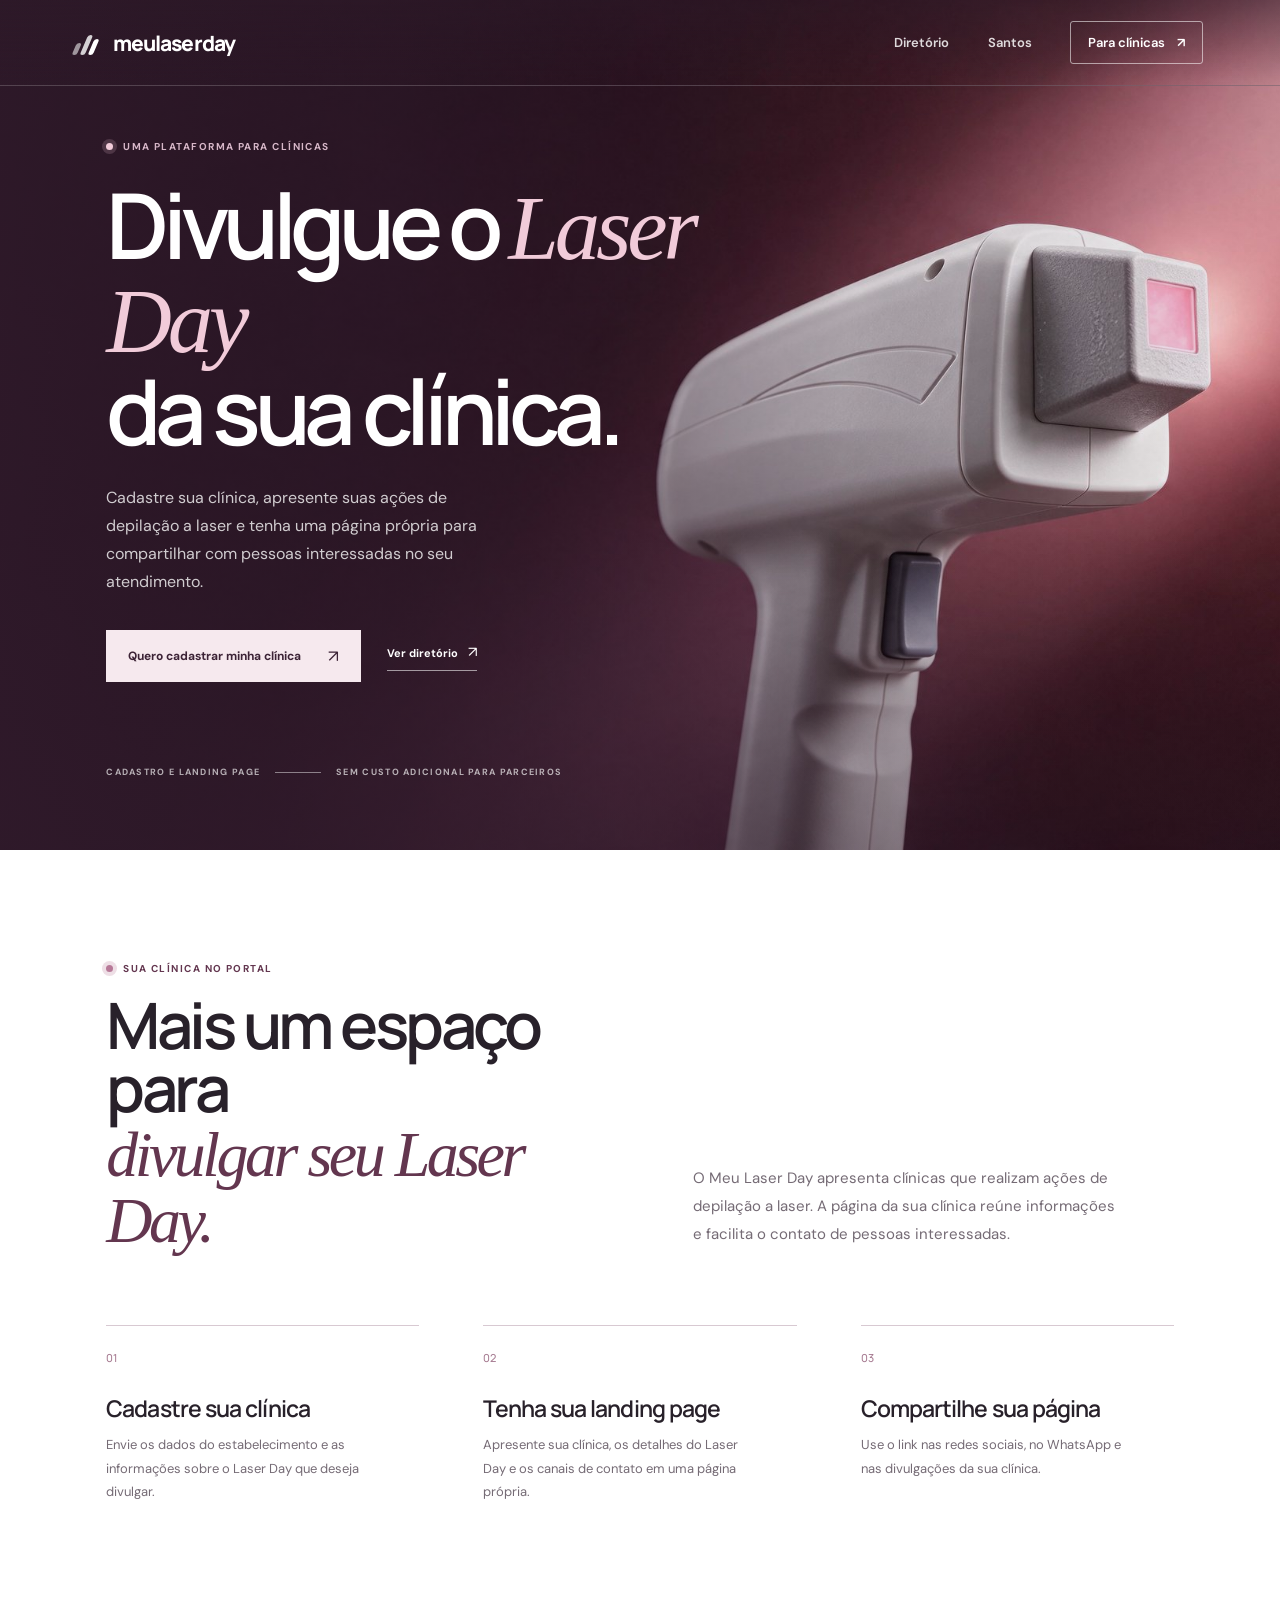
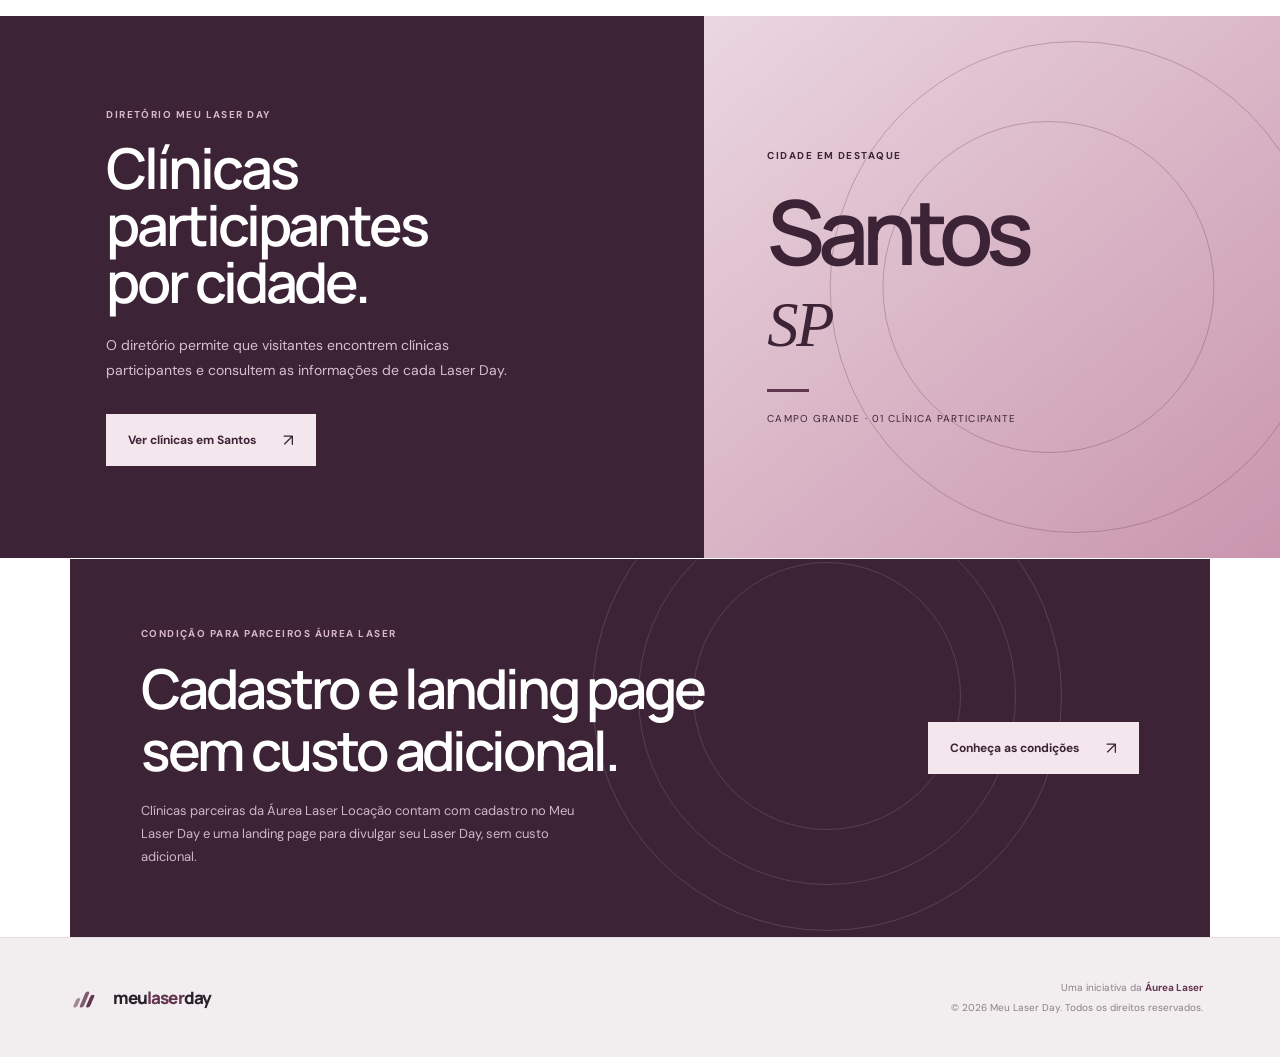
<file: index.html>
<!doctype html>
<html lang="pt-BR">
<head>
  <meta charset="utf-8">
  <meta name="viewport" content="width=device-width, initial-scale=1">
  <title>Meu Laser Day | Divulgação para clínicas de depilação a laser</title>
  <meta name="description" content="Divulgue o Laser Day da sua clínica no Meu Laser Day. Tenha uma página para apresentar sua clínica e receber contatos de pessoas interessadas.">
  <meta name="theme-color" content="#3c2336">
  <link rel="canonical" href="https://meulaserday.com.br/">
  <link rel="icon" href="/favicon.svg" type="image/svg+xml">
  <link rel="preconnect" href="https://fonts.googleapis.com">
  <link rel="preconnect" href="https://fonts.gstatic.com" crossorigin>
  <link href="https://fonts.googleapis.com/css2?family=DM+Sans:wght@400;500;600;700&family=Manrope:wght@400;500;600;700;800&display=swap" rel="stylesheet">
  <link rel="stylesheet" href="/assets/css/style.css?v=20261118-compact">
  <meta property="og:type" content="website">
  <meta property="og:locale" content="pt_BR">
  <meta property="og:site_name" content="Meu Laser Day">
  <meta property="og:title" content="Meu Laser Day | Divulgação para clínicas de depilação a laser">
  <meta property="og:description" content="Cadastre sua clínica, divulgue seu Laser Day e tenha uma página própria para apresentar seu atendimento.">
  <meta property="og:url" content="https://meulaserday.com.br/">
  <script type="application/ld+json">
  {
    "@context": "https://schema.org",
    "@type": "WebSite",
    "name": "Meu Laser Day",
    "url": "https://meulaserday.com.br/",
    "inLanguage": "pt-BR",
    "description": "Plataforma de divulgação de Laser Day para clínicas de depilação a laser."
  }
  </script>
</head>
<body class="home-page">
  <header class="site-header site-header-home">
    <a class="brand brand-light" href="/" aria-label="Meu Laser Day - início">
      <span class="brand-mark" aria-hidden="true"><span></span><span></span><span></span></span>
      <span>meu<span class="brand-accent">laser</span>day</span>
    </a>
    <nav class="main-nav" aria-label="Navegação principal">
      <a href="/clinicas/">Diretório</a>
      <a href="/laser-day-em-santos/">Santos</a>
      <a class="nav-cta" href="/para-clinicas/">Para clínicas <span aria-hidden="true">↗</span></a>
    </nav>
    <button class="menu-toggle menu-toggle-light" type="button" aria-label="Abrir menu" aria-expanded="false">
      <span></span><span></span>
    </button>
  </header>

  <main>
    <section class="home-hero">
      <div class="home-hero-shade" aria-hidden="true"></div>
      <div class="home-hero-content">
        <p class="eyebrow eyebrow-light"><span class="eyebrow-dot eyebrow-dot-light"></span> Uma plataforma para clínicas</p>
        <h1>Divulgue o <em>Laser Day</em><br>da sua clínica.</h1>
        <p class="home-hero-intro">Cadastre sua clínica, apresente suas ações de depilação a laser e tenha uma página própria para compartilhar com pessoas interessadas no seu atendimento.</p>
        <div class="home-hero-actions">
          <a class="button button-light" href="/para-clinicas/">Quero cadastrar minha clínica <span aria-hidden="true">↗</span></a>
          <a class="home-text-link" href="/clinicas/">Ver diretório <span aria-hidden="true">↗</span></a>
        </div>
      </div>
      <div class="home-hero-footer" aria-label="Informações rápidas">
        <span>Cadastro e landing page</span>
        <span class="hero-footer-line" aria-hidden="true"></span>
        <span>Sem custo adicional para parceiros</span>
      </div>
    </section>

    <section class="home-intro section-wrap">
      <div class="home-intro-heading">
        <p class="eyebrow"><span class="eyebrow-dot"></span> Sua clínica no portal</p>
        <h2>Mais um espaço para<br><em>divulgar seu Laser Day.</em></h2>
      </div>
      <p class="home-intro-copy">O Meu Laser Day apresenta clínicas que realizam ações de depilação a laser. A página da sua clínica reúne informações e facilita o contato de pessoas interessadas.</p>
    </section>

    <section class="home-benefits" aria-label="Como o Meu Laser Day ajuda">
      <article class="home-benefit">
        <span class="home-benefit-index">01</span>
        <h3>Cadastre sua clínica</h3>
        <p>Envie os dados do estabelecimento e as informações sobre o Laser Day que deseja divulgar.</p>
      </article>
      <article class="home-benefit">
        <span class="home-benefit-index">02</span>
        <h3>Tenha sua landing page</h3>
        <p>Apresente sua clínica, os detalhes do Laser Day e os canais de contato em uma página própria.</p>
      </article>
      <article class="home-benefit">
        <span class="home-benefit-index">03</span>
        <h3>Compartilhe sua página</h3>
        <p>Use o link nas redes sociais, no WhatsApp e nas divulgações da sua clínica.</p>
      </article>
    </section>

    <section class="home-directory">
      <div class="home-directory-copy">
        <p class="eyebrow eyebrow-light">Diretório Meu Laser Day</p>
        <h2>Clínicas participantes<br>por cidade.</h2>
        <p>O diretório permite que visitantes encontrem clínicas participantes e consultem as informações de cada Laser Day.</p>
        <a class="button button-light" href="/laser-day-em-santos/">Ver clínicas em Santos <span aria-hidden="true">↗</span></a>
      </div>
      <div class="home-city-card">
        <span class="home-city-kicker">Cidade em destaque</span>
        <strong>Santos<br><em>SP</em></strong>
        <span class="home-city-card-line" aria-hidden="true"></span>
        <span class="home-city-card-note">Campo Grande · 01 clínica participante</span>
      </div>
    </section>

    <section class="partner-band">
      <div class="partner-band-inner">
        <div>
          <p class="eyebrow eyebrow-light">Condição para parceiros Áurea Laser</p>
          <h2>Cadastro e landing page<br>sem custo adicional.</h2>
          <p>Clínicas parceiras da Áurea Laser Locação contam com cadastro no Meu Laser Day e uma landing page para divulgar seu Laser Day, sem custo adicional.</p>
        </div>
        <a class="button button-light" href="/para-clinicas/">Conheça as condições <span aria-hidden="true">↗</span></a>
        <span class="band-orbit" aria-hidden="true"></span>
      </div>
    </section>
  </main>

  <footer class="site-footer">
    <a class="brand brand-footer" href="/">
      <span class="brand-mark" aria-hidden="true"><span></span><span></span><span></span></span>
      <span>meu<span class="brand-accent">laser</span>day</span>
    </a>
    <div class="footer-note">
      <span>Uma iniciativa da <a href="https://aurealaser.com.br/" target="_blank" rel="noopener noreferrer">Áurea Laser</a></span>
      <span>© <span data-year></span> Meu Laser Day. Todos os direitos reservados.</span>
    </div>
  </footer>
  <script src="/assets/js/main.js" defer></script>
</body>
</html>
</file>
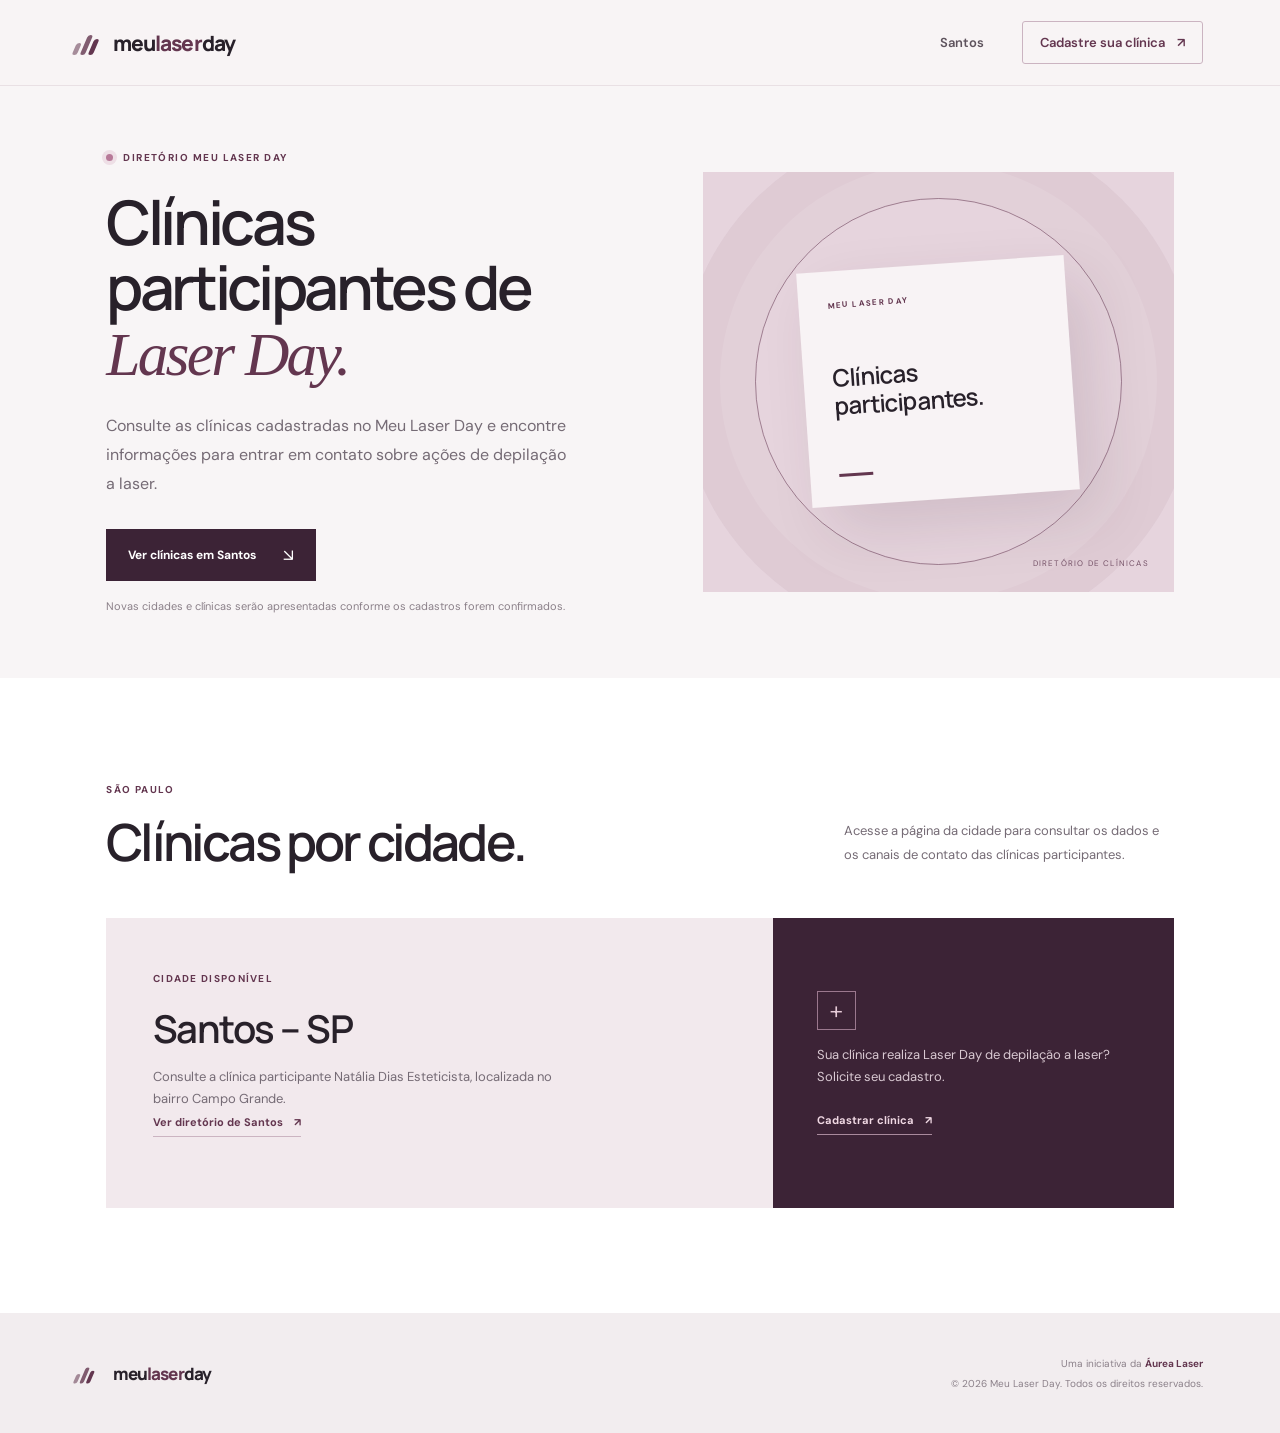
<file: clinicas/index.html>
<!doctype html>
<html lang="pt-BR">
<head>
  <meta charset="utf-8">
  <meta name="viewport" content="width=device-width, initial-scale=1">
  <title>Diretório de clínicas com Laser Day | Meu Laser Day</title>
  <meta name="description" content="Encontre clínicas participantes do Meu Laser Day. Consulte o diretório de clínicas que realizam ações de depilação a laser.">
  <meta name="theme-color" content="#f8f5f6">
  <link rel="canonical" href="https://meulaserday.com.br/clinicas/">
  <link rel="icon" href="/favicon.svg" type="image/svg+xml">
  <link rel="preconnect" href="https://fonts.googleapis.com">
  <link rel="preconnect" href="https://fonts.gstatic.com" crossorigin>
  <link href="https://fonts.googleapis.com/css2?family=DM+Sans:wght@400;500;600;700&family=Manrope:wght@400;500;600;700;800&display=swap" rel="stylesheet">
  <link rel="stylesheet" href="/assets/css/style.css?v=20261118-compact">
  <meta property="og:type" content="website">
  <meta property="og:locale" content="pt_BR">
  <meta property="og:site_name" content="Meu Laser Day">
  <meta property="og:title" content="Diretório de clínicas com Laser Day | Meu Laser Day">
  <meta property="og:description" content="Consulte clínicas participantes do Laser Day de depilação a laser.">
  <meta property="og:url" content="https://meulaserday.com.br/clinicas/">
</head>
<body>
  <header class="site-header">
    <a class="brand" href="/" aria-label="Meu Laser Day - início"><span class="brand-mark" aria-hidden="true"><span></span><span></span><span></span></span><span>meu<span class="brand-accent">laser</span>day</span></a>
    <nav class="main-nav" aria-label="Navegação principal">
      <a href="/laser-day-em-santos/">Santos</a>
      <a class="nav-cta" href="/para-clinicas/">Cadastre sua clínica <span aria-hidden="true">↗</span></a>
    </nav>
    <button class="menu-toggle" type="button" aria-label="Abrir menu" aria-expanded="false"><span></span><span></span></button>
  </header>
  <main>
    <section class="clinic-hero">
      <div class="clinic-copy">
        <p class="eyebrow"><span class="eyebrow-dot"></span> Diretório Meu Laser Day</p>
        <h1>Clínicas participantes de <em>Laser Day.</em></h1>
        <p class="hero-intro">Consulte as clínicas cadastradas no Meu Laser Day e encontre informações para entrar em contato sobre ações de depilação a laser.</p>
        <a class="button button-dark" href="/laser-day-em-santos/">Ver clínicas em Santos <span aria-hidden="true">↘</span></a>
        <p class="hero-note">Novas cidades e clínicas serão apresentadas conforme os cadastros forem confirmados.</p>
      </div>
      <div class="clinic-art" aria-hidden="true">
        <div class="clinic-ring"></div>
        <div class="clinic-card"><span>MEU LASER DAY</span><strong>Clínicas<br>participantes.</strong><i></i></div>
        <span class="clinic-art-note">DIRETÓRIO DE CLÍNICAS</span>
      </div>
    </section>
    <section class="section-wrap clinic-content">
      <div class="section-heading">
        <div><p class="eyebrow">São Paulo</p><h2>Clínicas por cidade.</h2></div>
        <p class="section-aside">Acesse a página da cidade para consultar os dados e os canais de contato das clínicas participantes.</p>
      </div>
      <div class="city-panel">
        <div class="city-panel-main">
          <span class="city-kicker">Cidade disponível</span>
          <h3>Santos – SP</h3>
          <p>Consulte a clínica participante Natália Dias Esteticista, localizada no bairro Campo Grande.</p>
          <a class="text-link" style="color:var(--plum);border-color:#cbb4c1" href="/laser-day-em-santos/">Ver diretório de Santos <span aria-hidden="true">↗</span></a>
        </div>
        <div class="city-panel-side">
          <div class="city-symbol" aria-hidden="true">+</div>
          <p>Sua clínica realiza Laser Day de depilação a laser? Solicite seu cadastro.</p>
          <a href="/para-clinicas/" class="text-link">Cadastrar clínica <span aria-hidden="true">↗</span></a>
        </div>
      </div>
    </section>
  </main>
  <footer class="site-footer">
    <a class="brand brand-footer" href="/"><span class="brand-mark" aria-hidden="true"><span></span><span></span><span></span></span><span>meu<span class="brand-accent">laser</span>day</span></a>
    <div class="footer-note"><span>Uma iniciativa da <a href="https://aurealaser.com.br/" target="_blank" rel="noopener noreferrer">Áurea Laser</a></span><span>© <span data-year></span> Meu Laser Day. Todos os direitos reservados.</span></div>
  </footer>
  <script src="/assets/js/main.js" defer></script>
</body>
</html>
</file>
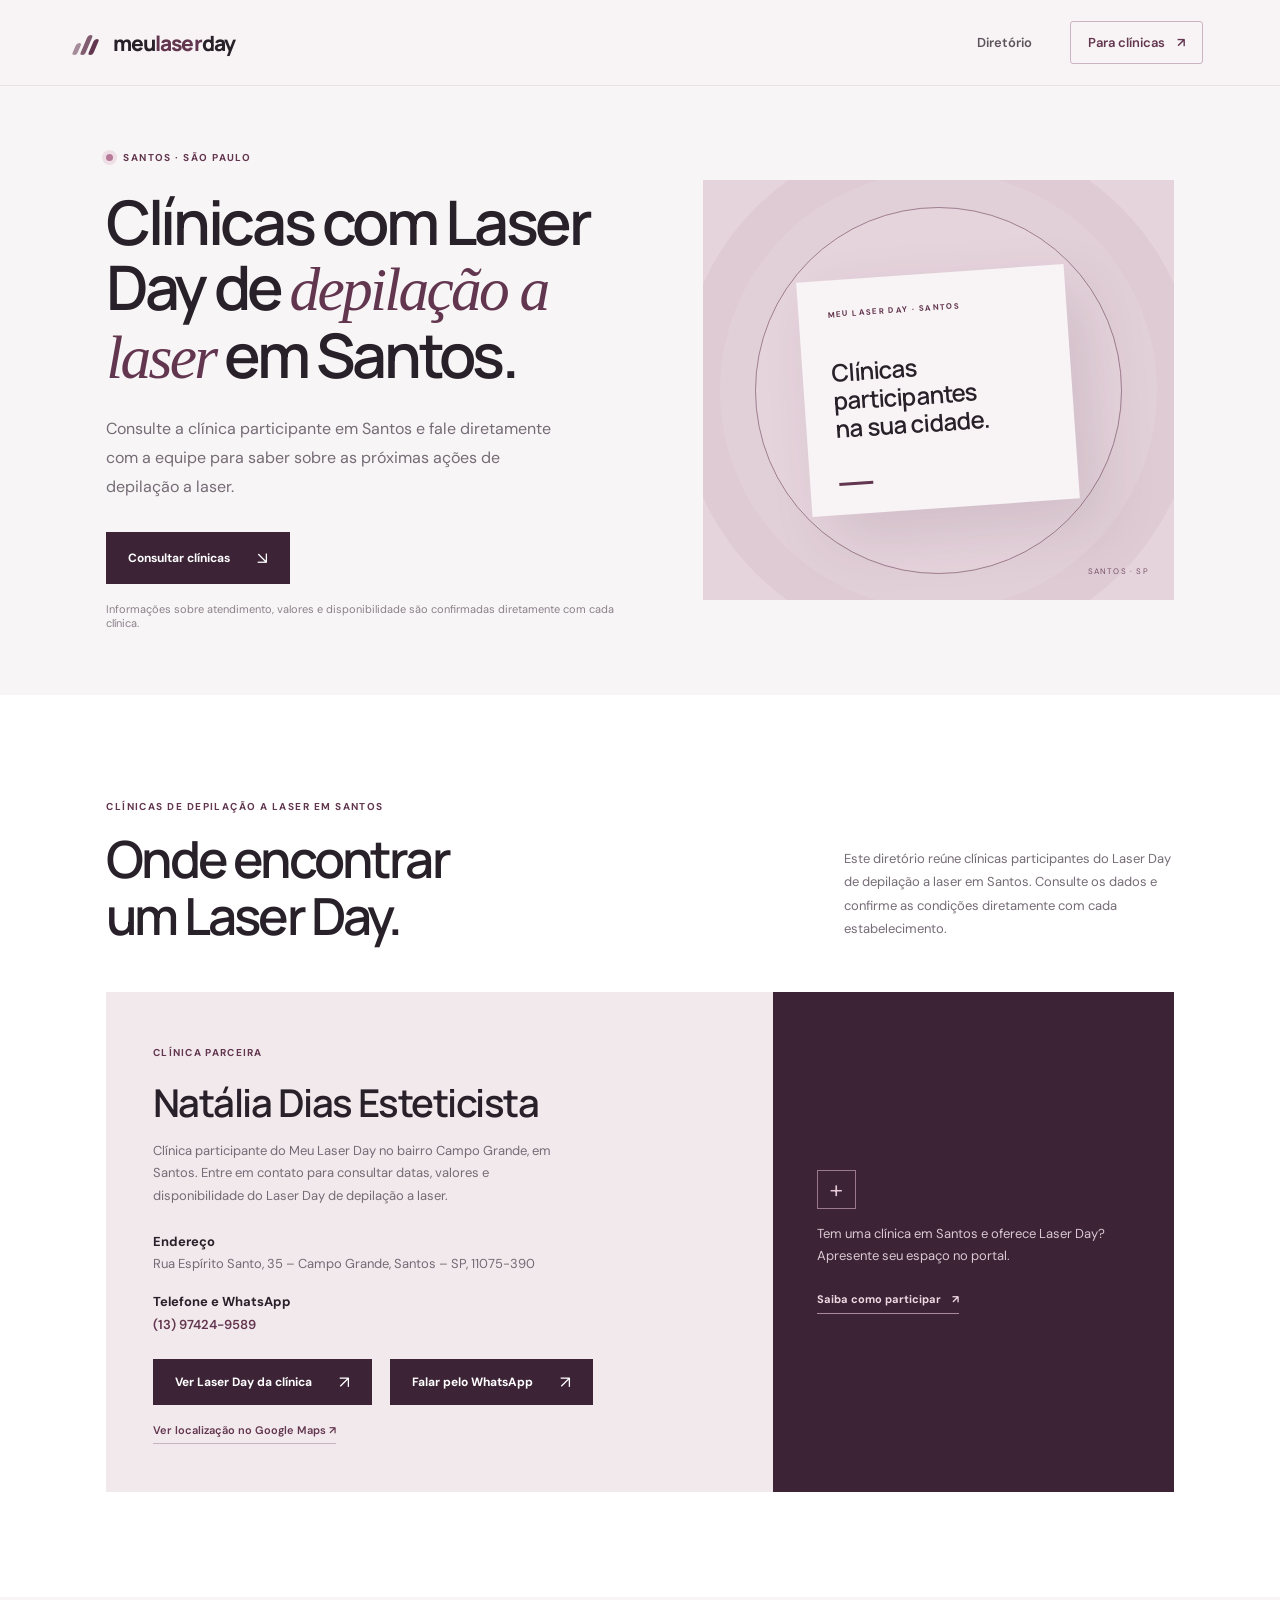
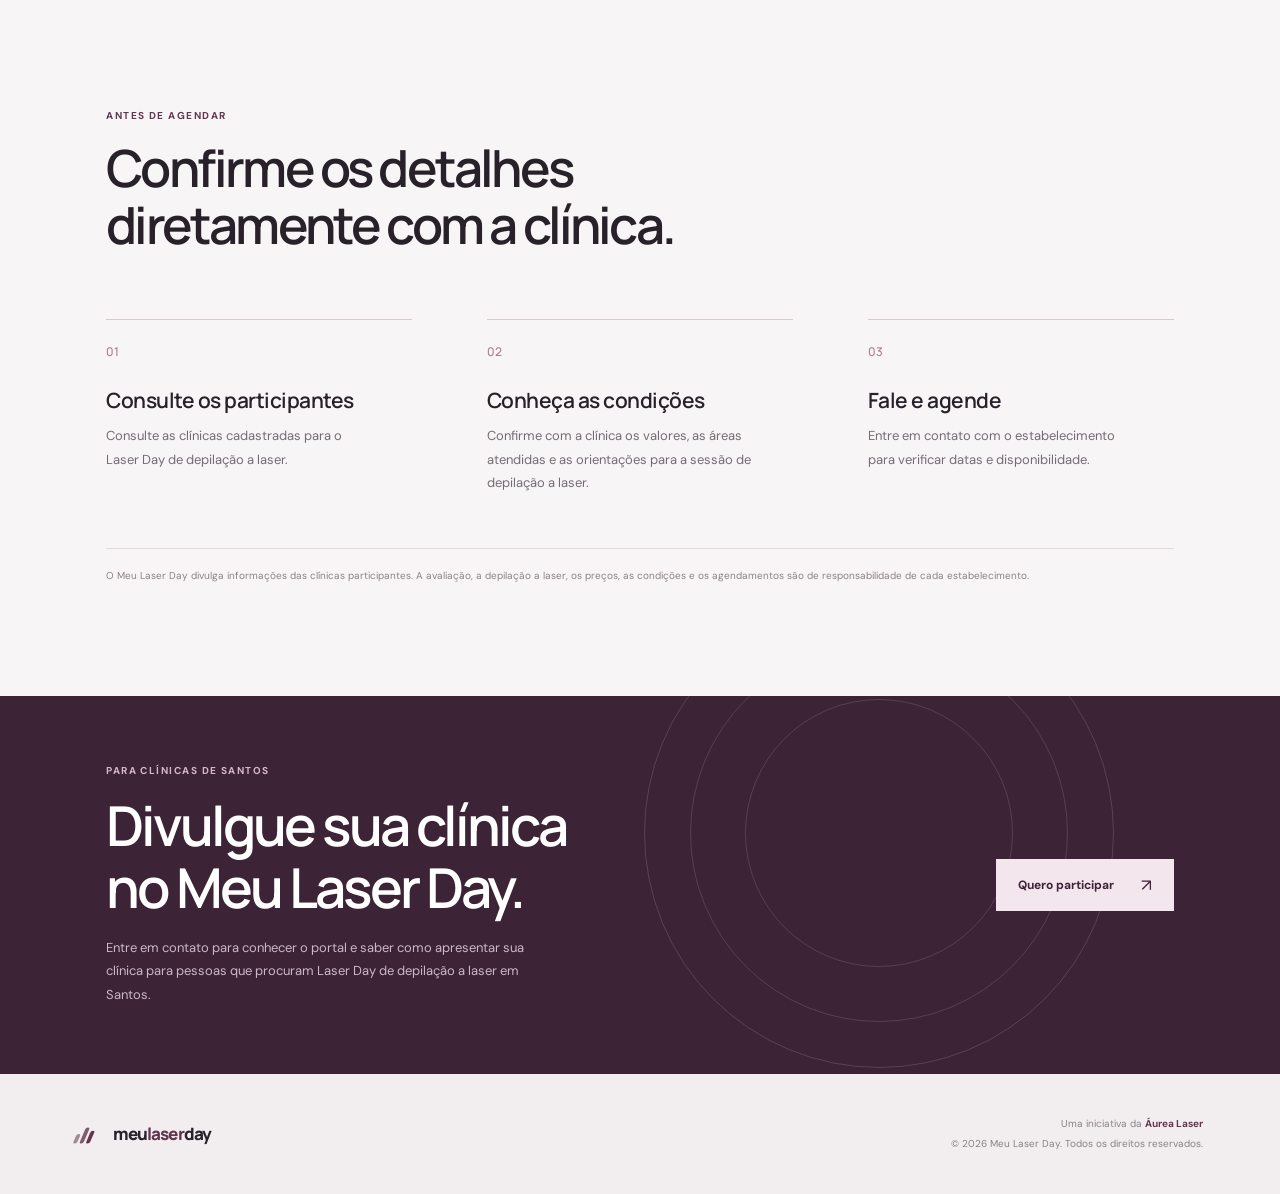
<file: laser-day-em-santos/index.html>
<!doctype html>
<html lang="pt-BR">
<head>
  <meta charset="utf-8">
  <meta name="viewport" content="width=device-width, initial-scale=1">
  <title>Depilação a laser em Santos | Clínicas com Laser Day | Meu Laser Day</title>
  <meta name="description" content="Consulte clínicas participantes do Laser Day de depilação a laser em Santos, SP. Veja os contatos e fale diretamente com o estabelecimento.">
  <meta name="theme-color" content="#f8f5f6">
  <link rel="canonical" href="https://meulaserday.com.br/laser-day-em-santos/">
  <link rel="icon" href="/favicon.svg" type="image/svg+xml">
  <link rel="preconnect" href="https://fonts.googleapis.com">
  <link rel="preconnect" href="https://fonts.gstatic.com" crossorigin>
  <link href="https://fonts.googleapis.com/css2?family=DM+Sans:wght@400;500;600;700&family=Manrope:wght@400;500;600;700;800&display=swap" rel="stylesheet">
  <link rel="stylesheet" href="/assets/css/style.css?v=20261118-compact">
  <meta property="og:type" content="website">
  <meta property="og:locale" content="pt_BR">
  <meta property="og:site_name" content="Meu Laser Day">
  <meta property="og:title" content="Laser Day em Santos | Meu Laser Day">
  <meta property="og:description" content="Clínicas participantes do Laser Day de depilação a laser em Santos.">
  <meta property="og:url" content="https://meulaserday.com.br/laser-day-em-santos/">
</head>
<body>
  <header class="site-header">
    <a class="brand" href="/" aria-label="Meu Laser Day - início">
      <span class="brand-mark" aria-hidden="true"><span></span><span></span><span></span></span>
      <span>meu<span class="brand-accent">laser</span>day</span>
    </a>
    <nav class="main-nav" aria-label="Navegação principal">
      <a href="/clinicas/" aria-current="page">Diretório</a>
      <a class="nav-cta" href="/para-clinicas/">Para clínicas <span aria-hidden="true">↗</span></a>
    </nav>
    <button class="menu-toggle" type="button" aria-label="Abrir menu" aria-expanded="false">
      <span></span><span></span>
    </button>
  </header>

  <main>
    <section class="clinic-hero">
      <div class="clinic-copy">
        <p class="eyebrow"><span class="eyebrow-dot"></span> Santos · São Paulo</p>
        <h1>Clínicas com Laser Day de <em>depilação a laser</em> em Santos.</h1>
        <p class="hero-intro">Consulte a clínica participante em Santos e fale diretamente com a equipe para saber sobre as próximas ações de depilação a laser.</p>
        <a class="button button-dark" href="#clinicas">Consultar clínicas <span aria-hidden="true">↘</span></a>
        <p class="hero-note">Informações sobre atendimento, valores e disponibilidade são confirmadas diretamente com cada clínica.</p>
      </div>
      <div class="clinic-art" aria-label="Identificação da página de Laser Day em Santos">
        <div class="clinic-ring"></div>
        <div class="clinic-card">
          <span>MEU LASER DAY · SANTOS</span>
          <strong>Clínicas participantes<br>na sua cidade.</strong>
          <i></i>
        </div>
        <span class="clinic-art-note">SANTOS · SP</span>
      </div>
    </section>

    <section class="section-wrap clinic-content" id="clinicas">
      <div class="section-heading">
        <div>
          <p class="eyebrow">Clínicas de depilação a laser em Santos</p>
          <h2>Onde encontrar<br>um Laser Day.</h2>
        </div>
        <p class="section-aside">Este diretório reúne clínicas participantes do Laser Day de depilação a laser em Santos. Consulte os dados e confirme as condições diretamente com cada estabelecimento.</p>
      </div>
      <div class="city-panel">
        <div class="city-panel-main">
          <span class="city-kicker">Clínica parceira</span>
          <h3>Natália Dias Esteticista</h3>
          <p>Clínica participante do Meu Laser Day no bairro Campo Grande, em Santos. Entre em contato para consultar datas, valores e disponibilidade do Laser Day de depilação a laser.</p>
          <div class="clinic-listing-details">
            <p><strong>Endereço</strong><br>Rua Espírito Santo, 35 – Campo Grande, Santos – SP, 11075-390</p>
            <p><strong>Telefone e WhatsApp</strong><br><a href="tel:+5513974249589">(13) 97424-9589</a></p>
            <div class="clinic-listing-actions">
              <a class="button button-dark" href="/laser-day-em-santos/nathaliadias/">Ver Laser Day da clínica <span aria-hidden="true">↗</span></a>
              <a class="button button-dark" href="https://wa.me/5513974249589?text=Ol%C3%A1!%20Encontrei%20a%20Nat%C3%A1lia%20Dias%20Esteticista%20no%20Meu%20Laser%20Day%20e%20gostaria%20de%20mais%20informa%C3%A7%C3%B5es." target="_blank" rel="noopener noreferrer">Falar pelo WhatsApp <span aria-hidden="true">↗</span></a>
              <a class="clinic-map-link" href="https://www.google.com/maps/search/?api=1&query=Rua%20Esp%C3%ADrito%20Santo%2C%2035%2C%20Campo%20Grande%2C%20Santos%20SP" target="_blank" rel="noopener noreferrer">Ver localização no Google Maps ↗</a>
            </div>
          </div>
        </div>
        <div class="city-panel-side">
          <div class="city-symbol" aria-hidden="true">+</div>
          <p>Tem uma clínica em Santos e oferece Laser Day? Apresente seu espaço no portal.</p>
          <a href="/para-clinicas/" class="text-link">Saiba como participar <span aria-hidden="true">↗</span></a>
        </div>
      </div>
    </section>

    <section class="section-wrap how">
      <div class="how-intro">
        <p class="eyebrow">Antes de agendar</p>
        <h2>Confirme os detalhes diretamente com a clínica.</h2>
      </div>
      <div class="steps">
        <article class="step">
          <span class="step-number">01</span>
          <h3>Consulte os participantes</h3>
          <p>Consulte as clínicas cadastradas para o Laser Day de depilação a laser.</p>
        </article>
        <article class="step">
          <span class="step-number">02</span>
          <h3>Conheça as condições</h3>
          <p>Confirme com a clínica os valores, as áreas atendidas e as orientações para a sessão de depilação a laser.</p>
        </article>
        <article class="step">
          <span class="step-number">03</span>
          <h3>Fale e agende</h3>
          <p>Entre em contato com o estabelecimento para verificar datas e disponibilidade.</p>
        </article>
      </div>
      <p class="disclaimer">O Meu Laser Day divulga informações das clínicas participantes. A avaliação, a depilação a laser, os preços, as condições e os agendamentos são de responsabilidade de cada estabelecimento.</p>
    </section>

    <section class="partner-band">
      <div class="partner-band-inner">
        <div>
          <p class="eyebrow eyebrow-light">Para clínicas de Santos</p>
          <h2>Divulgue sua clínica<br>no Meu Laser Day.</h2>
          <p>Entre em contato para conhecer o portal e saber como apresentar sua clínica para pessoas que procuram Laser Day de depilação a laser em Santos.</p>
        </div>
        <a class="button button-light" href="/para-clinicas/">Quero participar <span aria-hidden="true">↗</span></a>
        <span class="band-orbit" aria-hidden="true"></span>
      </div>
    </section>
  </main>

  <footer class="site-footer">
    <a class="brand brand-footer" href="/">
      <span class="brand-mark" aria-hidden="true"><span></span><span></span><span></span></span>
      <span>meu<span class="brand-accent">laser</span>day</span>
    </a>
    <div class="footer-note">
      <span>Uma iniciativa da <a href="https://aurealaser.com.br/" target="_blank" rel="noopener noreferrer">Áurea Laser</a></span>
      <span>© <span data-year></span> Meu Laser Day. Todos os direitos reservados.</span>
    </div>
  </footer>
  <script src="/assets/js/main.js" defer></script>
</body>
</html>
</file>
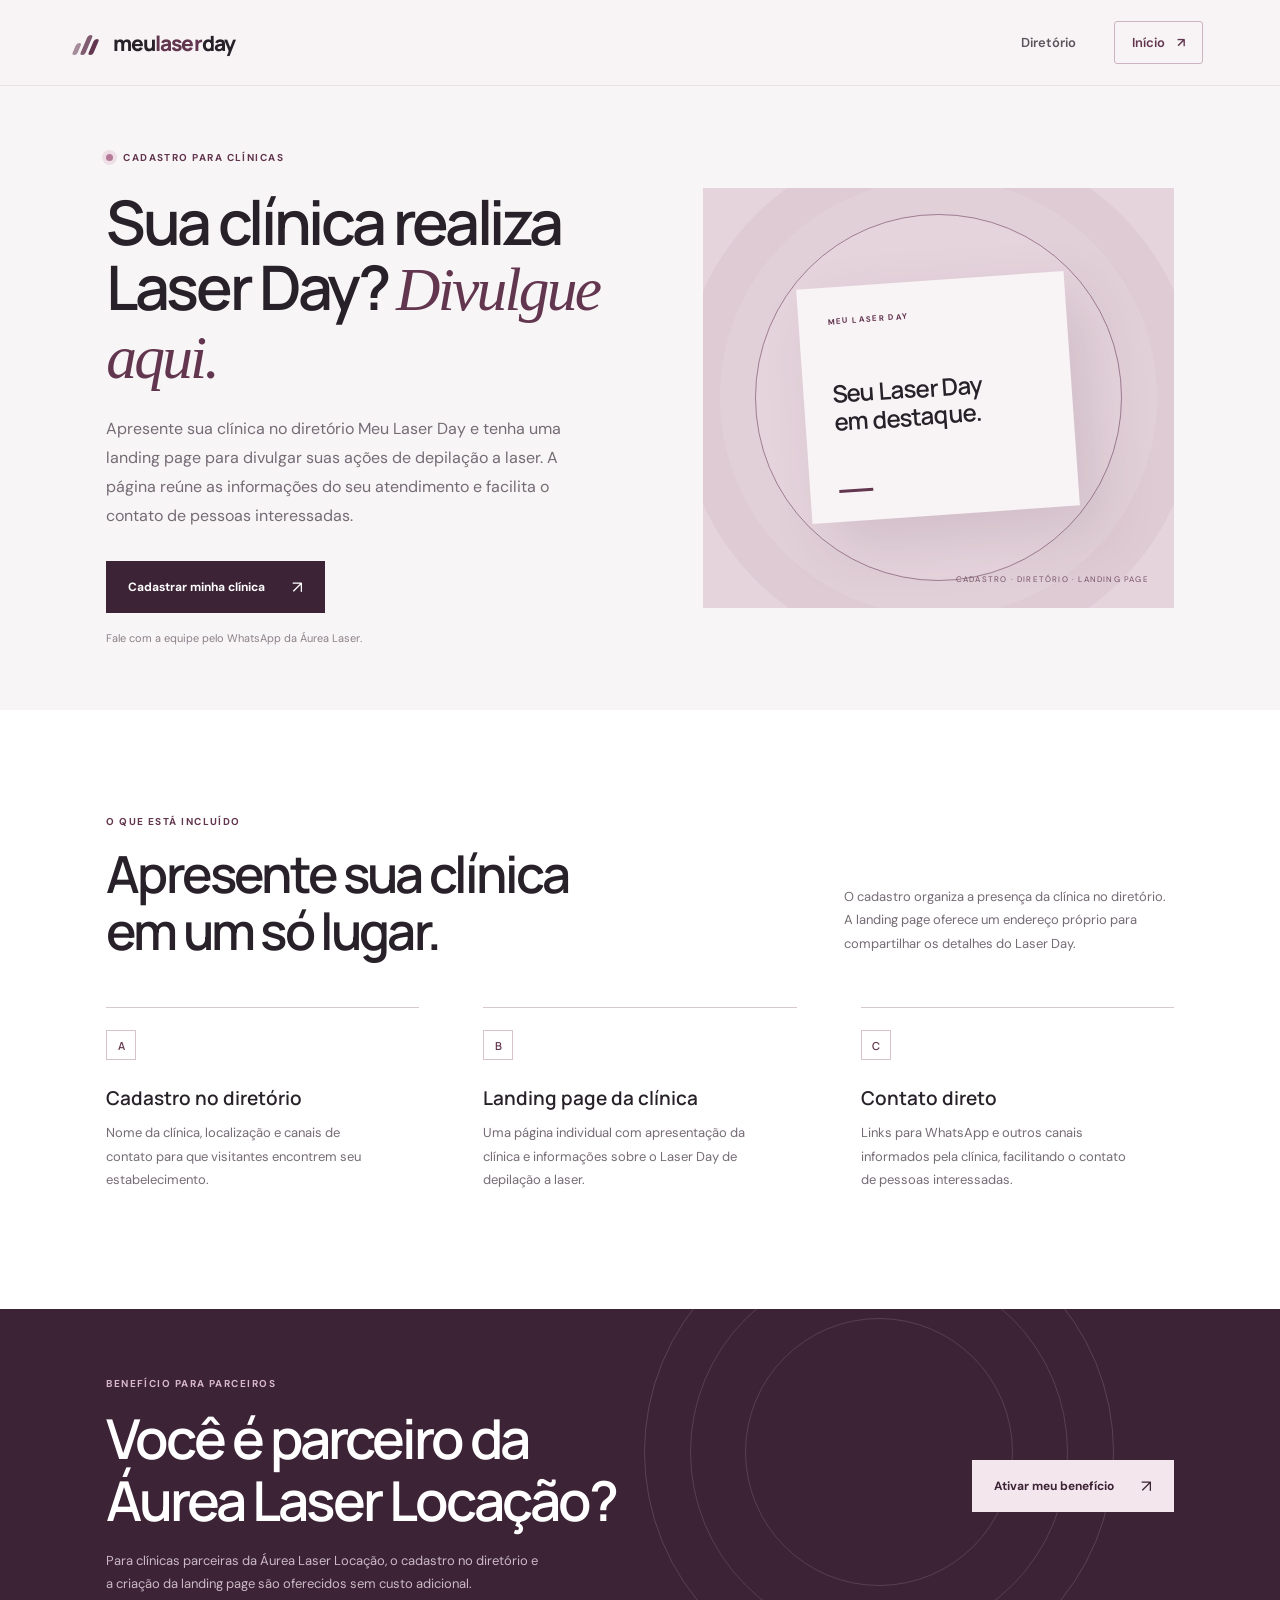
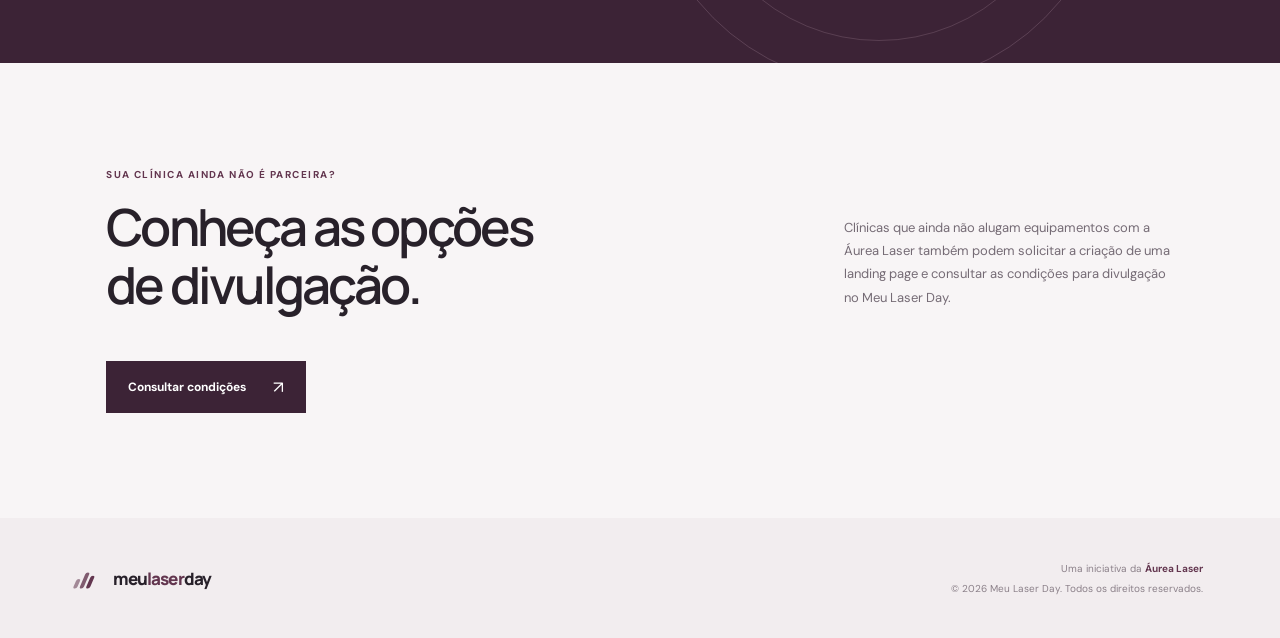
<file: para-clinicas/index.html>
<!doctype html>
<html lang="pt-BR">
<head>
  <meta charset="utf-8">
  <meta name="viewport" content="width=device-width, initial-scale=1">
  <title>Cadastre sua clínica e divulgue o Laser Day | Meu Laser Day</title>
  <meta name="description" content="Cadastre sua clínica no Meu Laser Day e divulgue suas ações de depilação a laser. Parceiros da Áurea Laser Locação têm cadastro e landing page sem custo adicional.">
  <meta name="theme-color" content="#f8f5f6">
  <link rel="canonical" href="https://meulaserday.com.br/para-clinicas/">
  <link rel="icon" href="/favicon.svg" type="image/svg+xml">
  <link rel="preconnect" href="https://fonts.googleapis.com">
  <link rel="preconnect" href="https://fonts.gstatic.com" crossorigin>
  <link href="https://fonts.googleapis.com/css2?family=DM+Sans:wght@400;500;600;700&family=Manrope:wght@400;500;600;700;800&display=swap" rel="stylesheet">
  <link rel="stylesheet" href="/assets/css/style.css?v=20261118-compact">
  <meta property="og:type" content="website">
  <meta property="og:locale" content="pt_BR">
  <meta property="og:site_name" content="Meu Laser Day">
  <meta property="og:title" content="Cadastre sua clínica e divulgue o Laser Day | Meu Laser Day">
  <meta property="og:description" content="Cadastro no diretório e landing page para divulgar seu Laser Day. Condição especial para parceiros da Áurea Laser Locação.">
  <meta property="og:url" content="https://meulaserday.com.br/para-clinicas/">
</head>
<body>
  <header class="site-header">
    <a class="brand" href="/" aria-label="Meu Laser Day - início">
      <span class="brand-mark" aria-hidden="true"><span></span><span></span><span></span></span>
      <span>meu<span class="brand-accent">laser</span>day</span>
    </a>
    <nav class="main-nav" aria-label="Navegação principal">
      <a href="/clinicas/">Diretório</a>
      <a class="nav-cta" href="/">Início <span aria-hidden="true">↗</span></a>
    </nav>
    <button class="menu-toggle" type="button" aria-label="Abrir menu" aria-expanded="false">
      <span></span><span></span>
    </button>
  </header>
  <main>
    <section class="clinic-hero">
      <div class="clinic-copy">
        <p class="eyebrow"><span class="eyebrow-dot"></span> Cadastro para clínicas</p>
        <h1>Sua clínica realiza Laser Day? <em>Divulgue aqui.</em></h1>
        <p class="hero-intro">Apresente sua clínica no diretório Meu Laser Day e tenha uma landing page para divulgar suas ações de depilação a laser. A página reúne as informações do seu atendimento e facilita o contato de pessoas interessadas.</p>
        <a class="button button-dark" href="https://wa.me/5513936182924?text=Ol%C3%A1!%20Quero%20cadastrar%20minha%20cl%C3%ADnica%20no%20Meu%20Laser%20Day%20e%20conhecer%20as%20condi%C3%A7%C3%B5es." target="_blank" rel="noopener noreferrer">Cadastrar minha clínica <span aria-hidden="true">↗</span></a>
        <p class="hero-note">Fale com a equipe pelo WhatsApp da Áurea Laser.</p>
      </div>
      <div class="clinic-art" aria-hidden="true">
        <div class="clinic-ring"></div>
        <div class="clinic-card"><span>MEU LASER DAY</span><strong>Seu Laser Day<br>em destaque.</strong><i></i></div>
        <span class="clinic-art-note">CADASTRO · DIRETÓRIO · LANDING PAGE</span>
      </div>
    </section>

    <section class="section-wrap clinic-content">
      <div class="section-heading">
        <div><p class="eyebrow">O que está incluído</p><h2>Apresente sua clínica<br>em um só lugar.</h2></div>
        <p class="section-aside">O cadastro organiza a presença da clínica no diretório. A landing page oferece um endereço próprio para compartilhar os detalhes do Laser Day.</p>
      </div>
      <div class="clinic-benefits">
        <article><span class="benefit-mark">A</span><h3>Cadastro no diretório</h3><p>Nome da clínica, localização e canais de contato para que visitantes encontrem seu estabelecimento.</p></article>
        <article><span class="benefit-mark">B</span><h3>Landing page da clínica</h3><p>Uma página individual com apresentação da clínica e informações sobre o Laser Day de depilação a laser.</p></article>
        <article><span class="benefit-mark">C</span><h3>Contato direto</h3><p>Links para WhatsApp e outros canais informados pela clínica, facilitando o contato de pessoas interessadas.</p></article>
      </div>
    </section>

    <section class="partner-band">
      <div class="partner-band-inner">
        <div>
          <p class="eyebrow eyebrow-light">Benefício para parceiros</p>
          <h2>Você é parceiro da<br>Áurea Laser Locação?</h2>
          <p>Para clínicas parceiras da Áurea Laser Locação, o cadastro no diretório e a criação da landing page são oferecidos sem custo adicional.</p>
        </div>
        <a class="button button-light" href="https://wa.me/5513936182924?text=Ol%C3%A1!%20Sou%20parceiro%20da%20%C3%81urea%20Laser%20e%20quero%20ativar%20meu%20cadastro%20e%20landing%20page%20no%20Meu%20Laser%20Day." target="_blank" rel="noopener noreferrer">Ativar meu benefício <span aria-hidden="true">↗</span></a>
        <span class="band-orbit" aria-hidden="true"></span>
      </div>
    </section>

    <section class="section-wrap">
      <div class="section-heading">
        <div><p class="eyebrow">Sua clínica ainda não é parceira?</p><h2>Conheça as opções<br>de divulgação.</h2></div>
        <p class="section-aside">Clínicas que ainda não alugam equipamentos com a Áurea Laser também podem solicitar a criação de uma landing page e consultar as condições para divulgação no Meu Laser Day.</p>
      </div>
      <a class="button button-dark" href="https://wa.me/5513936182924?text=Ol%C3%A1!%20Tenho%20uma%20cl%C3%ADnica%20e%20quero%20conhecer%20as%20op%C3%A7%C3%B5es%20de%20divulga%C3%A7%C3%A3o%20no%20Meu%20Laser%20Day." target="_blank" rel="noopener noreferrer">Consultar condições <span aria-hidden="true">↗</span></a>
    </section>
  </main>
  <footer class="site-footer">
    <a class="brand brand-footer" href="/">
      <span class="brand-mark" aria-hidden="true"><span></span><span></span><span></span></span>
      <span>meu<span class="brand-accent">laser</span>day</span>
    </a>
    <div class="footer-note">
      <span>Uma iniciativa da <a href="https://aurealaser.com.br/" target="_blank" rel="noopener noreferrer">Áurea Laser</a></span>
      <span>© <span data-year></span> Meu Laser Day. Todos os direitos reservados.</span>
    </div>
  </footer>
  <script src="/assets/js/main.js" defer></script>
</body>
</html>
</file>
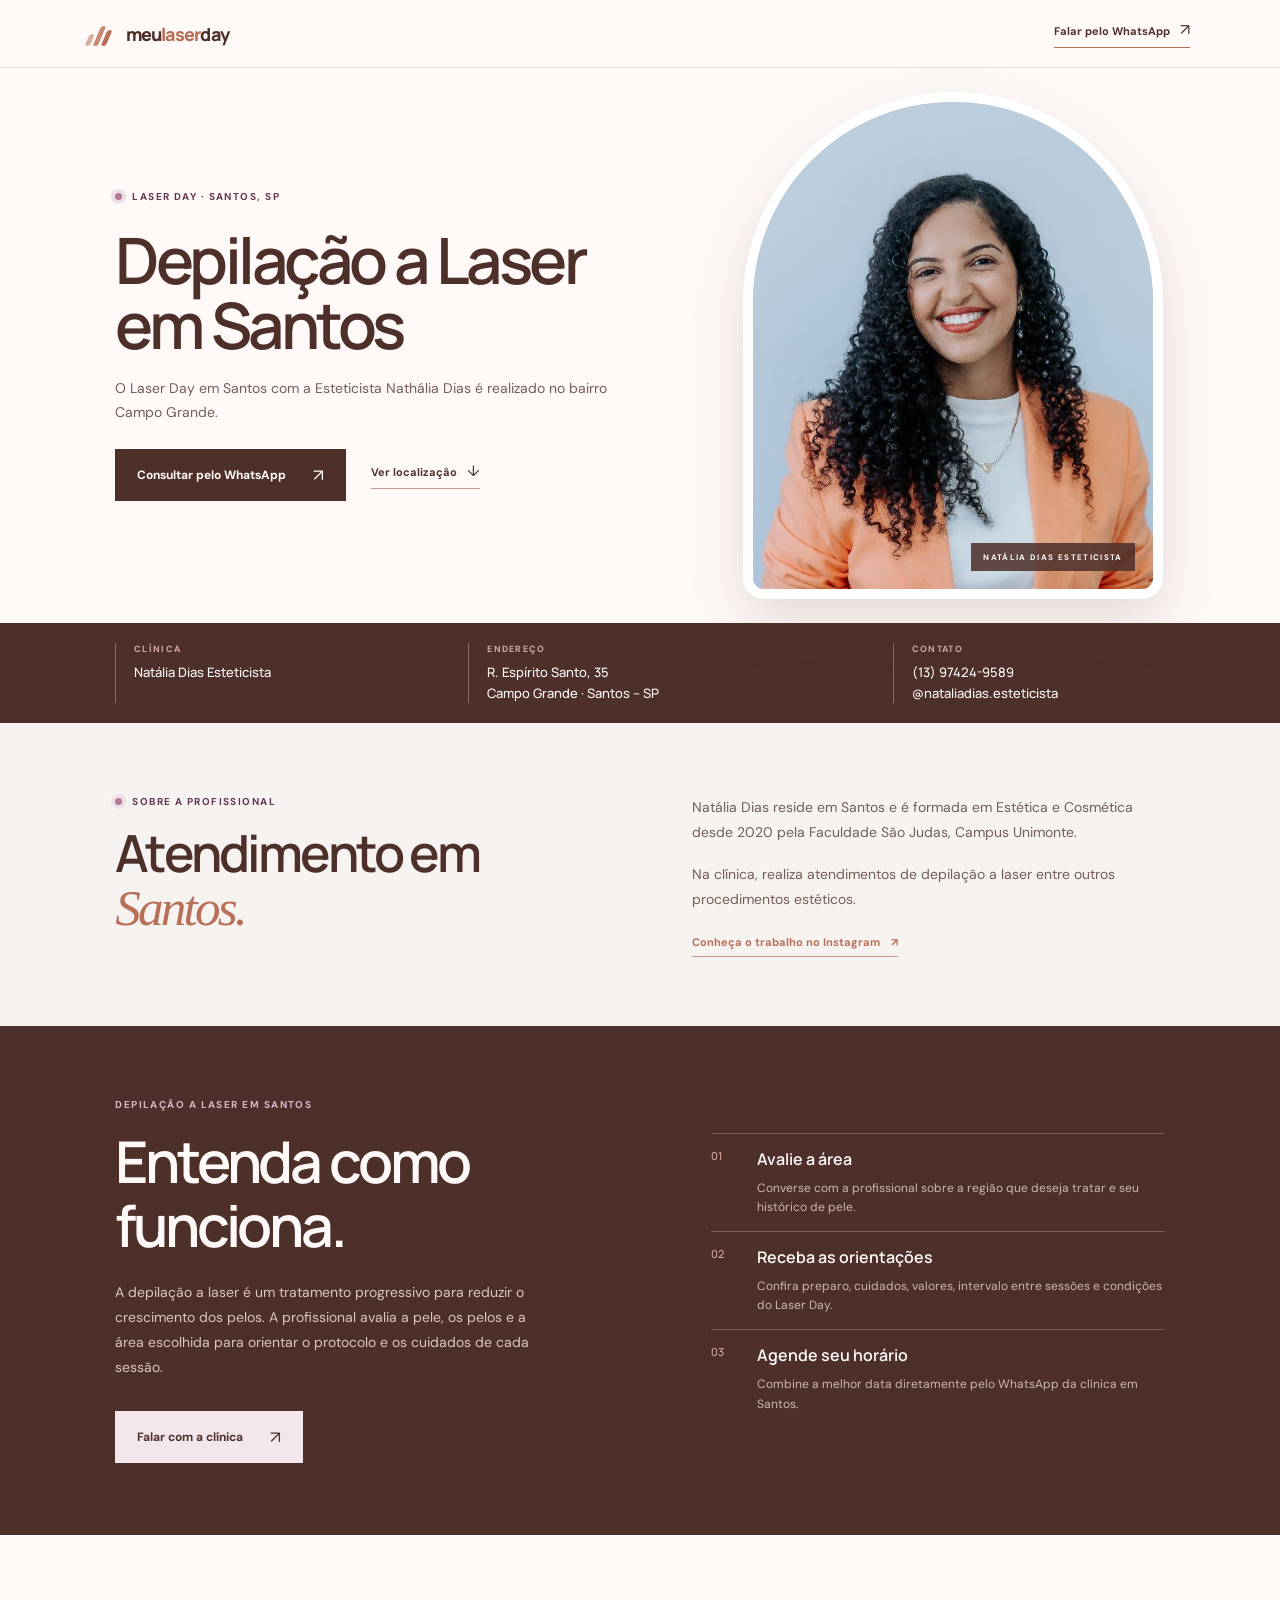
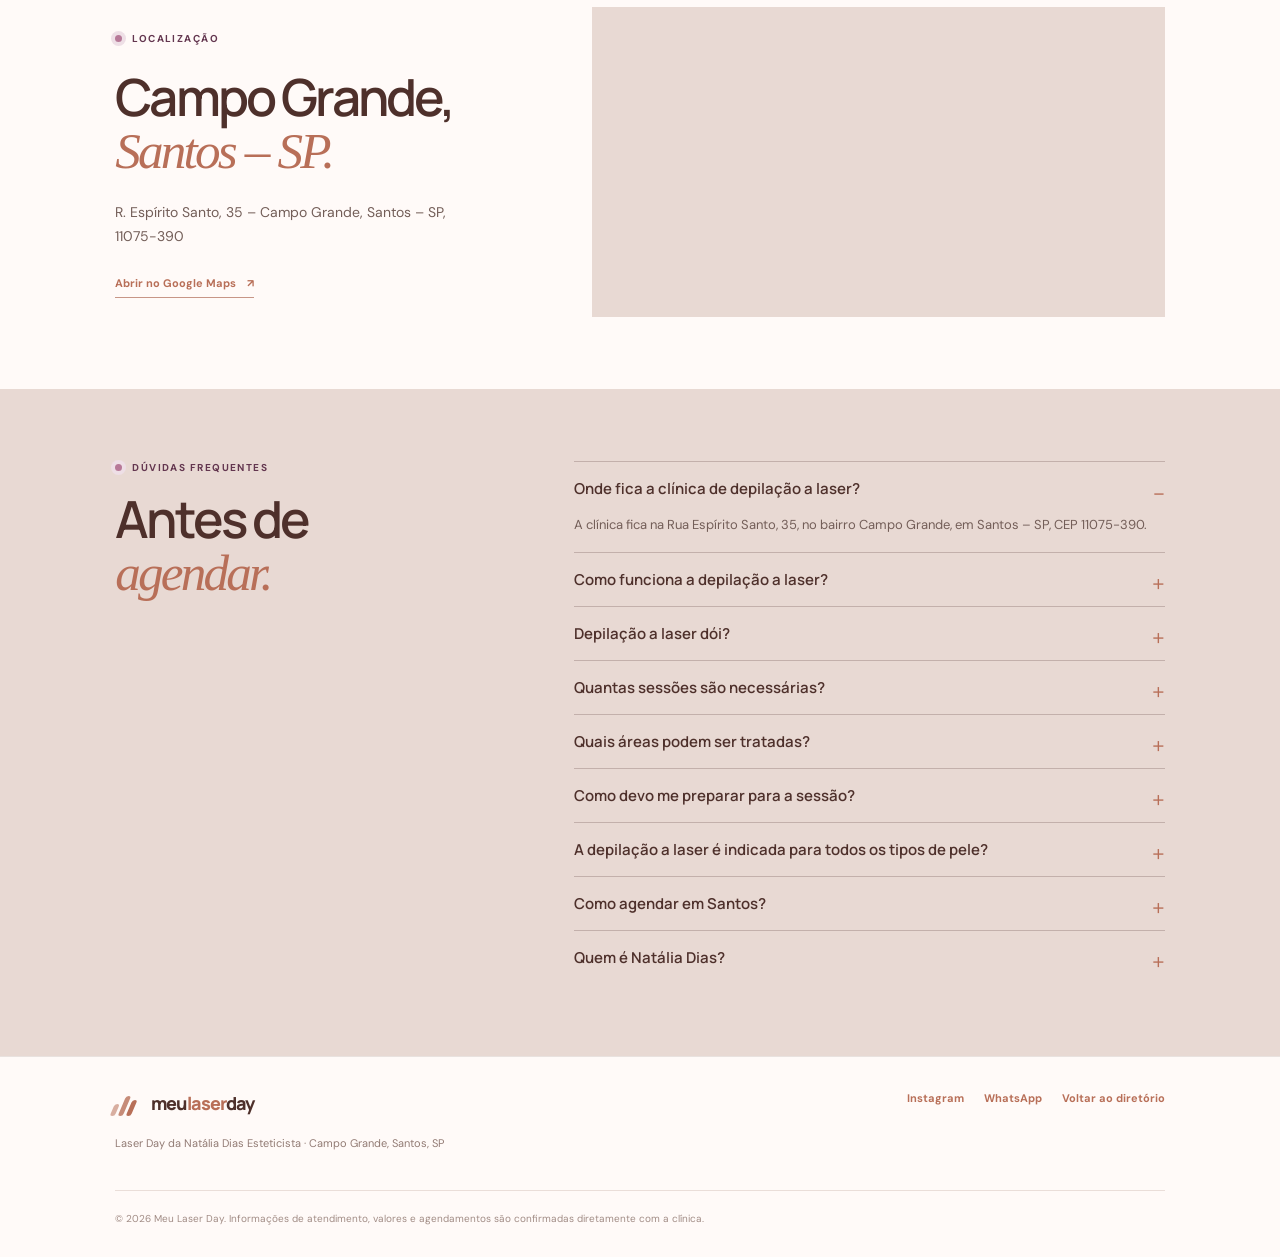
<file: laser-day-em-santos/nathaliadias/index.html>
<!doctype html>
<html lang="pt-BR">
<head>
  <meta charset="utf-8">
  <meta name="viewport" content="width=device-width, initial-scale=1">
  <title>Depilação a Laser em Santos | Natália Dias</title>
  <meta name="description" content="Depilação a laser em Santos com a Esteticista Natália Dias, no bairro Campo Grande. Consulte áreas, valores e datas do Laser Day pelo WhatsApp.">
  <meta name="keywords" content="depilação a laser em Santos, depilação a laser Campo Grande, Laser Day Santos, Natália Dias Esteticista">
  <meta name="robots" content="index, follow, max-image-preview:large">
  <meta name="author" content="Natália Dias Esteticista">
  <meta name="theme-color" content="#4e302b">
  <link rel="canonical" href="https://meulaserday.com.br/laser-day-em-santos/nathaliadias/">
  <link rel="icon" href="/favicon.svg" type="image/svg+xml">
  <link rel="preconnect" href="https://fonts.googleapis.com">
  <link rel="preconnect" href="https://fonts.gstatic.com" crossorigin>
  <link href="https://fonts.googleapis.com/css2?family=DM+Sans:wght@400;500;600;700&family=Manrope:wght@400;500;600;700;800&display=swap" rel="stylesheet">
  <link rel="stylesheet" href="/assets/css/style.css?v=20261118-nathalia-seo">

  <meta property="og:type" content="website">
  <meta property="og:locale" content="pt_BR">
  <meta property="og:site_name" content="Meu Laser Day">
  <meta property="og:title" content="Depilação a Laser em Santos | Natália Dias">
  <meta property="og:description" content="Laser Day de depilação a laser com Natália Dias Esteticista, no Campo Grande, em Santos. Consulte as condições pelo WhatsApp.">
  <meta property="og:url" content="https://meulaserday.com.br/laser-day-em-santos/nathaliadias/">
  <meta property="og:image" content="https://meulaserday.com.br/assets/images/clinicas/nathaliadias/nathalia-dias.jpg">
  <meta property="og:image:alt" content="Natália Dias, esteticista em Santos">
  <meta property="og:image:type" content="image/jpeg">
  <meta name="twitter:card" content="summary_large_image">
  <meta name="twitter:title" content="Depilação a Laser em Santos | Natália Dias">
  <meta name="twitter:description" content="Depilação a laser com Natália Dias Esteticista, no bairro Campo Grande, em Santos.">
  <meta name="twitter:image" content="https://meulaserday.com.br/assets/images/clinicas/nathaliadias/nathalia-dias.jpg">
  <meta name="twitter:image:alt" content="Natália Dias, esteticista em Santos">

  <script type="application/ld+json">
  {
    "@context": "https://schema.org",
    "@graph": [
      {
        "@type": ["HealthAndBeautyBusiness", "LocalBusiness"],
        "@id": "https://meulaserday.com.br/laser-day-em-santos/nathaliadias/#business",
        "name": "Natália Dias Esteticista",
        "alternateName": "Laser Day Natália Dias Esteticista",
        "url": "https://meulaserday.com.br/laser-day-em-santos/nathaliadias/",
        "image": "https://meulaserday.com.br/assets/images/clinicas/nathaliadias/nathalia-dias.jpg",
        "description": "Atendimento de depilação a laser e procedimentos estéticos com Natália Dias Esteticista no bairro Campo Grande, em Santos, São Paulo.",
        "telephone": "+55 13 97424-9589",
        "priceRange": "$$",
        "currenciesAccepted": "BRL",
        "sameAs": ["https://www.instagram.com/nataliadias.esteticista/"],
        "address": {
          "@type": "PostalAddress",
          "streetAddress": "Rua Espírito Santo, 35",
          "addressLocality": "Santos",
          "addressRegion": "SP",
          "postalCode": "11075-390",
          "addressCountry": "BR"
        },
        "geo": {
          "@type": "GeoCoordinates",
          "latitude": -23.95615477853069,
          "longitude": -46.33567412465792
        },
        "areaServed": [
          {"@type": "City", "name": "Santos"},
          {"@type": "Place", "name": "Campo Grande, Santos - SP"}
        ],
        "knowsAbout": ["Depilação a laser", "Laser Day", "Estética facial", "Procedimentos estéticos"],
        "hasOfferCatalog": {
          "@type": "OfferCatalog",
          "name": "Serviços de depilação a laser em Santos",
          "itemListElement": [{
            "@type": "Offer",
            "itemOffered": {
              "@type": "Service",
              "name": "Depilação a laser",
              "serviceType": "Depilação a laser",
              "areaServed": "Santos, SP",
              "provider": {"@id": "https://meulaserday.com.br/laser-day-em-santos/nathaliadias/#business"}
            }
          }]
        }
      },
      {
        "@type": "WebSite",
        "@id": "https://meulaserday.com.br/#website",
        "url": "https://meulaserday.com.br/",
        "name": "Meu Laser Day",
        "inLanguage": "pt-BR"
      },
      {
        "@type": "WebPage",
        "@id": "https://meulaserday.com.br/laser-day-em-santos/nathaliadias/#webpage",
        "url": "https://meulaserday.com.br/laser-day-em-santos/nathaliadias/",
        "name": "Depilação a Laser em Santos | Natália Dias",
        "isPartOf": {"@id": "https://meulaserday.com.br/#website"},
        "about": {"@id": "https://meulaserday.com.br/laser-day-em-santos/nathaliadias/#business"},
        "mainEntity": {"@id": "https://meulaserday.com.br/laser-day-em-santos/nathaliadias/#business"},
        "inLanguage": "pt-BR"
      },
      {
        "@type": "BreadcrumbList",
        "itemListElement": [
          {"@type": "ListItem", "position": 1, "name": "Meu Laser Day", "item": "https://meulaserday.com.br/"},
          {"@type": "ListItem", "position": 2, "name": "Laser Day em Santos", "item": "https://meulaserday.com.br/laser-day-em-santos/"},
          {"@type": "ListItem", "position": 3, "name": "Natália Dias Esteticista", "item": "https://meulaserday.com.br/laser-day-em-santos/nathaliadias/"}
        ]
      },
      {
        "@type": "FAQPage",
        "mainEntity": [
          {"@type": "Question", "name": "Onde fica a clínica de depilação a laser da Natália Dias em Santos?", "acceptedAnswer": {"@type": "Answer", "text": "A clínica fica na Rua Espírito Santo, 35, no bairro Campo Grande, em Santos - SP, CEP 11075-390."}},
          {"@type": "Question", "name": "Como agendar uma sessão de depilação a laser em Santos?", "acceptedAnswer": {"@type": "Answer", "text": "Envie uma mensagem pelo WhatsApp (13) 97424-9589 e informe que veio pelo Meu Laser Day. A clínica confirma as áreas, valores, datas e disponibilidade."}},
          {"@type": "Question", "name": "Como funciona a depilação a laser?", "acceptedAnswer": {"@type": "Answer", "text": "A depilação a laser utiliza a energia da luz para atingir o pelo e reduzir progressivamente o seu crescimento. O protocolo, o equipamento e os parâmetros são definidos após avaliação da pele e da área a ser tratada."}},
          {"@type": "Question", "name": "Depilação a laser dói?", "acceptedAnswer": {"@type": "Answer", "text": "A sensação varia conforme a área, a sensibilidade da pele e o equipamento utilizado. Algumas pessoas sentem aquecimento ou pequenos beliscões. A avaliação na clínica orienta o preparo e o procedimento mais adequado."}},
          {"@type": "Question", "name": "Quantas sessões de depilação a laser são necessárias?", "acceptedAnswer": {"@type": "Answer", "text": "A quantidade de sessões varia conforme a região, o ciclo de crescimento dos pelos, o tom de pele, a espessura dos pelos e a resposta individual. A clínica informa uma estimativa depois de avaliar o caso."}},
          {"@type": "Question", "name": "Quais áreas podem receber depilação a laser?", "acceptedAnswer": {"@type": "Answer", "text": "As áreas disponíveis dependem do protocolo e da avaliação da clínica. Entre em contato para consultar as regiões atendidas no Laser Day da Natália Dias em Santos."}},
          {"@type": "Question", "name": "Como devo me preparar para a depilação a laser?", "acceptedAnswer": {"@type": "Answer", "text": "A orientação pode incluir evitar métodos que retirem o pelo pela raiz antes da sessão, proteger a pele do sol e informar à profissional sobre medicamentos, produtos e condições de pele. Siga sempre as instruções da clínica."}},
          {"@type": "Question", "name": "A depilação a laser é indicada para todos os tipos de pele?", "acceptedAnswer": {"@type": "Answer", "text": "A indicação depende da avaliação profissional, do equipamento e dos parâmetros disponíveis. A clínica deve analisar o tom de pele, os pelos, a área e o histórico individual antes de iniciar o tratamento."}},
          {"@type": "Question", "name": "Quem é Natália Dias?", "acceptedAnswer": {"@type": "Answer", "text": "Natália Dias reside em Santos e é formada em Estética e Cosmética desde 2020 pela Faculdade São Judas, Campus Unimonte. Na clínica, realiza atendimentos de depilação a laser e outros procedimentos estéticos."}}
        ]
      }
    ]
  }
  </script>
</head>
<body class="laser-page">
  <header class="laser-header">
    <a class="laser-brand" href="/" aria-label="Meu Laser Day - início"><span class="brand-mark" aria-hidden="true"><span></span><span></span><span></span></span><span>meu<span>laser</span>day</span></a>
    <a class="laser-header-link" href="https://wa.me/5513974249589?text=Ol%C3%A1!%20Vim%20pelo%20site%20Meu%20Laser%20Day%20e%20quero%20saber%20mais%20sobre%20o%20Laser%20Day%20da%20Nat%C3%A1lia%20Dias%20Esteticista%20em%20Santos." target="_blank" rel="noopener noreferrer">Falar pelo WhatsApp <span aria-hidden="true">↗</span></a>
  </header>

  <main>
    <section class="laser-hero">
      <div class="laser-hero-copy">
        <p class="eyebrow"><span class="eyebrow-dot"></span> Laser Day · Santos, SP</p>
        <h1>Depilação a Laser em Santos</h1>
        <p class="laser-lead">O Laser Day em Santos com a Esteticista Nathália Dias é realizado no bairro Campo Grande.</p>
        <div class="laser-actions">
          <a class="button button-dark" href="https://wa.me/5513974249589?text=Ol%C3%A1!%20Vim%20pelo%20site%20Meu%20Laser%20Day%20e%20quero%20consultar%20o%20Laser%20Day%20de%20depila%C3%A7%C3%A3o%20a%20laser%20da%20Nat%C3%A1lia%20Dias%20Esteticista%20em%20Santos." target="_blank" rel="noopener noreferrer">Consultar pelo WhatsApp <span aria-hidden="true">↗</span></a>
          <a class="laser-secondary-link" href="#localizacao">Ver localização <span aria-hidden="true">↓</span></a>
        </div>
      </div>
      <div class="laser-hero-photo">
        <div class="laser-photo-frame">
          <img src="/assets/images/clinicas/nathaliadias/nathalia-dias.jpg" alt="Natália Dias, esteticista em Santos" width="540" height="960">
          <span class="laser-photo-label">NATÁLIA DIAS ESTETICISTA</span>
        </div>
      </div>
    </section>

    <section class="laser-nap" aria-label="Dados da clínica">
      <div><span class="laser-nap-label">Clínica</span><strong>Natália Dias Esteticista</strong></div>
      <div><span class="laser-nap-label">Endereço</span><strong>R. Espírito Santo, 35<br>Campo Grande · Santos – SP</strong></div>
      <div><span class="laser-nap-label">Contato</span><strong><a href="tel:+5513974249589">(13) 97424-9589</a><br><a href="https://www.instagram.com/nataliadias.esteticista/" target="_blank" rel="noopener noreferrer">@nataliadias.esteticista</a></strong></div>
    </section>

    <section class="laser-about laser-section">
      <div class="laser-section-intro"><p class="eyebrow"><span class="eyebrow-dot"></span> Sobre a profissional</p><h2>Atendimento em<br><em>Santos.</em></h2></div>
      <div class="laser-about-copy">
        <p>Natália Dias reside em Santos e é formada em Estética e Cosmética desde 2020 pela Faculdade São Judas, Campus Unimonte.</p>
        <p>Na clínica, realiza atendimentos de depilação a laser entre outros procedimentos estéticos.</p>
        <a class="text-link laser-plum-link" href="https://www.instagram.com/nataliadias.esteticista/" target="_blank" rel="noopener noreferrer">Conheça o trabalho no Instagram <span aria-hidden="true">↗</span></a>
      </div>
    </section>

    <section class="laser-service">
      <div class="laser-service-copy">
        <p class="eyebrow eyebrow-light">Depilação a laser em Santos</p>
        <h2>Entenda como<br>funciona.</h2>
        <p>A depilação a laser é um tratamento progressivo para reduzir o crescimento dos pelos. A profissional avalia a pele, os pelos e a área escolhida para orientar o protocolo e os cuidados de cada sessão.</p>
        <a class="button button-light" href="https://wa.me/5513974249589?text=Ol%C3%A1!%20Vim%20pelo%20site%20Meu%20Laser%20Day%20e%20quero%20consultar%20as%20%C3%A1reas%2C%20valores%20e%20datas%20do%20Laser%20Day%20da%20Nat%C3%A1lia%20Dias%20Esteticista." target="_blank" rel="noopener noreferrer">Falar com a clínica <span aria-hidden="true">↗</span></a>
      </div>
      <div class="laser-service-points">
        <div><span>01</span><strong>Avalie a área</strong><p>Converse com a profissional sobre a região que deseja tratar e seu histórico de pele.</p></div>
        <div><span>02</span><strong>Receba as orientações</strong><p>Confira preparo, cuidados, valores, intervalo entre sessões e condições do Laser Day.</p></div>
        <div><span>03</span><strong>Agende seu horário</strong><p>Combine a melhor data diretamente pelo WhatsApp da clínica em Santos.</p></div>
      </div>
    </section>

    <section class="laser-location laser-section" id="localizacao">
      <div class="laser-location-heading"><p class="eyebrow"><span class="eyebrow-dot"></span> Localização</p><h2>Campo Grande,<br><em>Santos – SP.</em></h2><p>R. Espírito Santo, 35 – Campo Grande, Santos – SP, 11075-390</p><a class="text-link laser-plum-link" href="https://www.google.com/maps/search/?api=1&query=Rua%20Esp%C3%ADrito%20Santo%2C%2035%2C%20Campo%20Grande%2C%20Santos%20SP" target="_blank" rel="noopener noreferrer">Abrir no Google Maps <span aria-hidden="true">↗</span></a></div>
      <div class="laser-map-wrap"><iframe src="https://www.google.com/maps/embed?pb=!1m18!1m12!1m3!1d3646.1211772072147!2d-46.33567412465792!3d-23.95615477853069!2m3!1f0!2f0!3f0!3m2!1i1024!2i768!4f13.1!3m3!1m2!1s0x94ce032a8b5eac59%3A0x7b6a66f386e91e09!2sNat%C3%A1lia%20Dias%20Esteticista!5e0!3m2!1spt-BR!2sbr!4v1795032109300!5m2!1spt-BR!2sbr" title="Mapa da Natália Dias Esteticista em Santos" width="600" height="450" style="border:0;" allowfullscreen="" loading="lazy" referrerpolicy="strict-origin-when-cross-origin"></iframe></div>
    </section>

    <section class="laser-faq laser-section">
      <div class="laser-section-intro"><p class="eyebrow"><span class="eyebrow-dot"></span> Dúvidas frequentes</p><h2>Antes de<br><em>agendar.</em></h2></div>
      <div class="laser-faq-list">
        <details open><summary>Onde fica a clínica de depilação a laser?</summary><p>A clínica fica na Rua Espírito Santo, 35, no bairro Campo Grande, em Santos – SP, CEP 11075-390.</p></details>
        <details><summary>Como funciona a depilação a laser?</summary><p>A luz do laser é direcionada ao pelo para atingir sua estrutura e reduzir progressivamente o crescimento. O equipamento e os parâmetros precisam ser definidos pela profissional após avaliar a pele, os pelos e a área.</p></details>
        <details><summary>Depilação a laser dói?</summary><p>A sensação varia conforme a área e a sensibilidade de cada pessoa. É comum perceber aquecimento ou pequenos beliscões. A profissional orienta o preparo e o procedimento adequado para cada caso.</p></details>
        <details><summary>Quantas sessões são necessárias?</summary><p>Não existe um número igual para todo mundo. A quantidade depende da área, do ciclo de crescimento dos pelos, da espessura, do tom de pele e da resposta individual ao tratamento.</p></details>
        <details><summary>Quais áreas podem ser tratadas?</summary><p>As áreas atendidas e as condições do Laser Day são informadas diretamente pela clínica. Fale com a Natália para consultar as opções disponíveis em Santos.</p></details>
        <details><summary>Como devo me preparar para a sessão?</summary><p>A clínica pode orientar a evitar métodos que retirem o pelo pela raiz, proteger a pele do sol e informar medicamentos, produtos e condições de pele. Siga as recomendações recebidas no agendamento.</p></details>
        <details><summary>A depilação a laser é indicada para todos os tipos de pele?</summary><p>A indicação depende da avaliação profissional, do equipamento e dos parâmetros disponíveis. A clínica deve analisar a pele, os pelos, a região e o histórico individual antes de iniciar.</p></details>
        <details><summary>Como agendar em Santos?</summary><p>Envie uma mensagem pelo WhatsApp (13) 97424-9589 e informe que veio pelo Meu Laser Day. A clínica confirma áreas, valores, datas e disponibilidade.</p></details>
        <details><summary>Quem é Natália Dias?</summary><p>Natália Dias reside em Santos e é formada em Estética e Cosmética desde 2020 pela Faculdade São Judas, Campus Unimonte. Na clínica, realiza atendimentos de depilação a laser entre outros procedimentos estéticos.</p></details>
      </div>
    </section>
  </main>

  <footer class="laser-footer">
    <div><a class="laser-brand" href="/"><span class="brand-mark" aria-hidden="true"><span></span><span></span><span></span></span><span>meu<span>laser</span>day</span></a><p>Laser Day da Natália Dias Esteticista · Campo Grande, Santos, SP</p></div>
    <div class="laser-footer-links"><a href="https://www.instagram.com/nataliadias.esteticista/" target="_blank" rel="noopener noreferrer">Instagram</a><a href="https://wa.me/5513974249589?text=Ol%C3%A1!%20Vim%20pelo%20site%20Meu%20Laser%20Day%20e%20quero%20saber%20mais%20sobre%20o%20Laser%20Day%20da%20Nat%C3%A1lia%20Dias%20Esteticista." target="_blank" rel="noopener noreferrer">WhatsApp</a><a href="/laser-day-em-santos/">Voltar ao diretório</a></div>
    <small>© <span data-year></span> Meu Laser Day. Informações de atendimento, valores e agendamentos são confirmadas diretamente com a clínica.</small>
  </footer>
  <script src="/assets/js/main.js" defer></script>
</body>
</html>
</file>
<file: assets/css/style.css>
:root {
  --paper: #f8f5f6;
  --white: #fff;
  --ink: #28212a;
  --muted: #756b75;
  --line: #e8dfe5;
  --plum: #63364f;
  --plum-deep: #3c2336;
  --rose: #d7a8ba;
  --rose-pale: #ead8df;
  --serif: Georgia, "Times New Roman", serif;
  --sans: "DM Sans", Arial, sans-serif;
  --display: "Manrope", "DM Sans", sans-serif;
}
* { box-sizing: border-box; }
html { scroll-behavior: smooth; }
body { margin: 0; background: var(--paper); color: var(--ink); font-family: var(--sans); -webkit-font-smoothing: antialiased; }
a { color: inherit; text-decoration: none; }
button { font: inherit; }
.site-header { height: 86px; padding: 0 clamp(22px, 6vw, 92px); display: flex; align-items: center; justify-content: space-between; border-bottom: 1px solid rgba(99,54,79,.10); position: relative; z-index: 5; background: rgba(248,245,246,.94); }
.brand { display: inline-flex; align-items: center; gap: 11px; font: 800 21px var(--display); letter-spacing: -.9px; color: var(--ink); }
.brand-accent { color: var(--plum); }
.brand-mark { width: 25px; height: 25px; display: inline-flex; align-items: end; gap: 3px; transform: skew(-23deg); }
.brand-mark span { display: block; width: 5px; border-radius: 5px; background: var(--plum); }
.brand-mark span:nth-child(1) { height: 12px; opacity: .55; }
.brand-mark span:nth-child(2) { height: 20px; opacity: .8; }
.brand-mark span:nth-child(3) { height: 16px; }
.main-nav { display: flex; align-items: center; gap: clamp(22px, 3vw, 43px); font-size: 13px; font-weight: 600; color: #5e535d; }
.main-nav a { transition: color .2s ease; }
.main-nav a:hover, .footer-note a:hover { color: var(--plum); }
.main-nav .nav-cta { color: var(--plum); border: 1px solid #cbb4c1; padding: 12px 17px; border-radius: 3px; }
.nav-cta span { margin-left: 9px; }
.menu-toggle { display: none; border: 0; background: none; padding: 8px; }
.menu-toggle span { width: 23px; height: 1px; display: block; background: var(--ink); margin: 6px; }
.hero { min-height: 625px; display: grid; grid-template-columns: 1.04fr .96fr; padding: 58px clamp(22px, 8.3vw, 128px) 74px; gap: 5vw; align-items: center; overflow: hidden; }
.hero-copy { max-width: 620px; padding: 30px 0; position: relative; z-index: 1; }
.eyebrow { display: flex; align-items: center; gap: 10px; color: var(--plum); font-size: 10px; font-weight: 700; letter-spacing: 1.45px; text-transform: uppercase; margin: 0 0 25px; }
.eyebrow-dot { width: 7px; height: 7px; border-radius: 50%; background: #b77998; box-shadow: 0 0 0 4px #eedfe6; }
h1, h2, h3, p { margin-top: 0; }
h1, h2 { font-family: var(--display); letter-spacing: -.055em; font-weight: 600; }
.hero h1, .clinic-hero h1 { font-size: clamp(43px, 5.2vw, 76px); line-height: 1.06; margin: 0 0 25px; max-width: 670px; }
h1 em { font-family: var(--serif); font-weight: 400; color: var(--plum); letter-spacing: -.045em; }
.hero-intro { max-width: 470px; color: var(--muted); font-size: 16px; line-height: 1.8; margin-bottom: 30px; }
.button { display: inline-flex; align-items: center; justify-content: center; gap: 27px; min-height: 52px; padding: 0 22px; font-size: 12px; font-weight: 700; transition: transform .2s ease, background .2s ease; }
.button:hover { transform: translateY(-2px); }
.button-dark { background: var(--plum-deep); color: white; }
.button-dark:hover { background: var(--plum); }
.button span { font-size: 17px; font-weight: 400; }
.hero-note { font-size: 11px; color: #8b8089; margin: 18px 0 0; }
.hero-art { min-height: 480px; height: 100%; position: relative; display: grid; place-items: center; background: #ead9e0; overflow: hidden; }
.hero-art:before { content: ""; position: absolute; width: 76%; aspect-ratio: 1; border-radius: 50%; background: #d4a8b9; top: 12%; left: 14%; }
.art-disc { position: absolute; width: 52%; aspect-ratio: 1; border-radius: 50%; background: radial-gradient(circle at 35% 30%, #f8e9ee 0 7%, #d9b2c1 42%, #a66e89 100%); box-shadow: 25px 30px 70px rgba(80,39,62,.16); z-index: 1; }
.art-glow { position: absolute; width: 28%; aspect-ratio: 1; border-radius: 50%; background: rgba(255,255,255,.48); filter: blur(25px); z-index: 2; transform: translate(-42%, -45%); }
.art-orbit { position: absolute; border: 1px solid rgba(99,54,79,.36); border-radius: 50%; z-index: 2; }
.orbit-one { width: 95%; height: 54%; transform: rotate(-38deg); }
.orbit-two { width: 72%; height: 112%; transform: rotate(37deg); }
.art-caption { position: absolute; z-index: 3; right: 8%; bottom: 11%; display: flex; align-items: center; gap: 12px; color: var(--plum-deep); font: 500 13px/1.4 var(--display); }
.caption-line { width: 28px; height: 1px; background: var(--plum); }
.art-index { position: absolute; z-index: 3; left: 7%; top: 7%; font-size: 8px; letter-spacing: 1.5px; color: #765368; }
.section-wrap { padding: 105px clamp(22px, 8.3vw, 128px); }
.discovery { background: #fff; }
.section-heading { display: flex; align-items: end; justify-content: space-between; gap: 40px; margin-bottom: 48px; }
.section-heading .eyebrow, .how .eyebrow { margin-bottom: 17px; }
h2 { font-size: clamp(34px, 4vw, 54px); line-height: 1.12; margin-bottom: 0; }
.section-aside { max-width: 330px; color: var(--muted); font-size: 13px; line-height: 1.8; margin: 0 0 4px; }
.city-panel { display: grid; grid-template-columns: 1.25fr .75fr; min-height: 290px; background: #f2e9ed; }
.city-panel-main { padding: 48px 7%; }
.city-kicker { font-size: 10px; color: var(--plum); letter-spacing: 1.3px; text-transform: uppercase; font-weight: 700; }
.city-panel h3 { font: 600 clamp(28px, 3vw, 39px)/1.17 var(--display); letter-spacing: -.04em; margin: 20px 0 14px; }
.city-panel-main p, .city-panel-side p { color: var(--muted); font-size: 13px; line-height: 1.7; max-width: 420px; margin-bottom: 0; }
.city-panel-side { background: var(--plum-deep); color: white; padding: 38px 11%; display: flex; flex-direction: column; align-items: flex-start; justify-content: center; }
.city-panel-side p { color: #d9c9d2; margin: 14px 0 25px; }
.city-symbol { width: 39px; height: 39px; border: 1px solid #9b788e; color: #e7cbd8; display: grid; place-items: center; font: 300 25px var(--sans); }
.text-link { color: #f0d8e3; font-size: 11px; font-weight: 700; border-bottom: 1px solid #a98a9d; padding-bottom: 7px; }
.text-link span { margin-left: 8px; }
.how { padding-top: 112px; padding-bottom: 112px; }
.how-intro { max-width: 660px; margin-bottom: 66px; }
.how-intro h2 { max-width: 620px; }
.steps { display: grid; grid-template-columns: repeat(3, 1fr); gap: 7%; }
.step { border-top: 1px solid #d7c8d1; padding-top: 20px; }
.step-number { color: #a77c92; font: 500 12px var(--display); }
.step h3 { font: 600 21px var(--display); margin: 25px 0 10px; letter-spacing: -.5px; }
.step p { color: var(--muted); font-size: 13px; line-height: 1.8; max-width: 270px; margin: 0; }
.disclaimer { margin: 54px 0 0; padding-top: 18px; border-top: 1px solid #e4d9df; color: #8b8089; font-size: 10px; line-height: 1.7; }
.partner-band { background: var(--plum-deep); color: white; overflow: hidden; }
.partner-band-inner { min-height: 330px; padding: 68px clamp(22px, 8.3vw, 128px); display: flex; align-items: center; justify-content: space-between; gap: 40px; position: relative; }
.partner-band-inner > div { max-width: 590px; position: relative; z-index: 1; }
.eyebrow-light { color: #d7b7c8; margin-bottom: 18px; }
.partner-band h2 { font-size: clamp(36px, 4.3vw, 56px); margin-bottom: 17px; }
.partner-band p:not(.eyebrow) { color: #cbbac5; font-size: 13px; line-height: 1.8; max-width: 440px; margin-bottom: 0; }
.button-light { background: #f3e7ed; color: var(--plum-deep); position: relative; z-index: 2; white-space: nowrap; }
.button-light:hover { background: white; }
.band-orbit { position: absolute; width: 470px; height: 470px; border: 1px solid rgba(221,186,205,.2); border-radius: 50%; right: 13%; top: -26%; }
.band-orbit:before, .band-orbit:after { content: ""; position: absolute; border: 1px solid rgba(221,186,205,.18); border-radius: 50%; inset: 45px; }
.band-orbit:after { inset: 100px; }
.site-footer { min-height: 120px; padding: 28px clamp(22px, 6vw, 92px); display: flex; align-items: center; justify-content: space-between; gap: 25px; background: #f2edef; }
.brand-footer { font-size: 17px; }
.brand-footer .brand-mark { transform: scale(.8) skew(-23deg); transform-origin: left center; }
.footer-note { display: flex; flex-direction: column; gap: 7px; text-align: right; color: #8b8089; font-size: 10px; }
.footer-note a { color: var(--plum); font-weight: 700; }
.clinic-hero { min-height: 585px; display: grid; grid-template-columns: 1.05fr .95fr; align-items: center; padding: 65px clamp(22px, 8.3vw, 128px); gap: 6vw; }
.clinic-copy { max-width: 630px; }
.clinic-hero h1 { font-size: clamp(42px, 4.8vw, 68px); }
.clinic-art { height: 420px; position: relative; background: #e6d4dd; overflow: hidden; display: grid; place-items: center; }
.clinic-ring { position: absolute; width: 78%; aspect-ratio: 1; border: 1px solid rgba(99,54,79,.55); border-radius: 50%; box-shadow: 0 0 0 35px rgba(255,255,255,.10), 0 0 0 75px rgba(99,54,79,.06); }
.clinic-card { width: 57%; min-height: 235px; background: #f8f3f5; padding: 29px; display: flex; flex-direction: column; justify-content: space-between; position: relative; z-index: 1; box-shadow: 20px 25px 60px rgba(65,37,55,.13); transform: rotate(-4deg); }
.clinic-card span { font-size: 8px; letter-spacing: 1.4px; color: var(--plum); font-weight: 700; }
.clinic-card strong { font: 600 24px/1.18 var(--display); letter-spacing: -.8px; }
.clinic-card i { width: 34px; height: 3px; background: var(--plum); }
.clinic-art-note { position: absolute; bottom: 24px; right: 25px; color: #765368; font-size: 8px; letter-spacing: 1.2px; }
.clinic-content { background: white; }
.clinic-benefits { display: grid; grid-template-columns: repeat(3, 1fr); gap: 6%; }
.clinic-benefits article { border-top: 1px solid #d7c8d1; padding-top: 22px; }
.benefit-mark { display: inline-grid; place-items: center; width: 30px; height: 30px; border: 1px solid #d7c3ce; color: var(--plum); font: 600 11px var(--display); }
.clinic-benefits h3 { font: 600 19px var(--display); margin: 25px 0 10px; }
.clinic-benefits p { color: var(--muted); font-size: 13px; line-height: 1.8; max-width: 280px; }
@media (max-width: 760px) {
  .site-header { height: 72px; padding: 0 21px; }
  .brand { font-size: 19px; }
  .menu-toggle { display: block; cursor: pointer; }
  .main-nav { display: none; position: absolute; top: 71px; left: 0; right: 0; padding: 22px; background: var(--paper); border-bottom: 1px solid var(--line); flex-direction: column; align-items: stretch; gap: 20px; }
  .main-nav.is-open { display: flex; }
  .main-nav .nav-cta { text-align: center; }
  .hero, .clinic-hero { grid-template-columns: 1fr; padding: 54px 22px 48px; gap: 30px; }
  .hero { min-height: auto; }
  .hero-copy { padding: 0; }
  .hero h1, .clinic-hero h1 { font-size: clamp(42px, 12vw, 60px); }
  .hero-intro { font-size: 14px; }
  .hero-art { min-height: 330px; }
  .section-wrap { padding: 76px 22px; }
  .section-heading { display: block; margin-bottom: 34px; }
  .section-aside { margin-top: 22px; max-width: 440px; }
  .city-panel { grid-template-columns: 1fr; }
  .city-panel-main { padding: 35px 28px; }
  .city-panel-side { padding: 32px 28px; }
  .steps, .clinic-benefits { grid-template-columns: 1fr; gap: 34px; }
  .how-intro { margin-bottom: 42px; }
  .partner-band-inner { min-height: 0; padding: 65px 22px; display: block; }
  .partner-band-inner .button { margin-top: 28px; white-space: normal; }
  .band-orbit { right: -270px; top: -40px; }
  .site-footer { padding: 28px 22px; align-items: flex-start; flex-direction: column; }
  .footer-note { text-align: left; }
  .clinic-hero { padding-top: 52px; }
  .clinic-art { height: 340px; }
  .clinic-card { width: 62%; min-height: 205px; }
}
@media (prefers-reduced-motion: reduce) {
  html { scroll-behavior: auto; }
  *, *::before, *::after { transition-duration: .01ms !important; animation-duration: .01ms !important; animation-iteration-count: 1 !important; }
}


/* Listing de clínicas parceiras */
.clinic-listing-details { margin-top: 24px; }
.clinic-listing-details p { color: var(--muted); font-size: 13px; line-height: 1.75; margin: 0 0 15px; }
.clinic-listing-details strong { color: var(--ink); font-weight: 700; }
.clinic-listing-details a:not(.button) { color: var(--plum); font-weight: 600; }
.clinic-listing-actions { display: flex; flex-wrap: wrap; align-items: center; gap: 18px; margin-top: 22px; }
.clinic-listing-actions .button { min-height: 46px; }
.clinic-map-link { font-size: 11px; font-weight: 700; color: var(--plum); border-bottom: 1px solid #cbb4c1; padding-bottom: 6px; }
@media (max-width: 760px) {
  .clinic-listing-actions { align-items: flex-start; flex-direction: column; gap: 16px; }
}

/* Home redesign — editorial, direct and image-led */
.home-page { background: #f8f5f6; }
.home-page .site-header-home { position: absolute; inset: 0 0 auto; width: 100%; background: linear-gradient(180deg, rgba(45, 25, 40, .48), transparent); border-bottom-color: rgba(255,255,255,.18); }
.home-page .brand-light, .home-page .brand-light .brand-accent { color: #fff; }
.home-page .brand-light .brand-mark span { background: #fff; }
.home-page .main-nav { color: rgba(255,255,255,.84); }
.home-page .main-nav a:hover { color: #fff; }
.home-page .main-nav .nav-cta { color: #fff; border-color: rgba(255,255,255,.55); }
.home-page .menu-toggle-light span { background: #fff; }
.home-hero { min-height: min(850px, 100svh); position: relative; display: flex; flex-direction: column; justify-content: center; padding: 140px clamp(22px, 8.3vw, 128px) 72px; background: #4b2c43 url('../images/hero-laser-day-handpiece-reference-optimized.jpg') center / cover no-repeat; color: #fff; overflow: hidden; }
.home-hero-shade { position: absolute; inset: 0; background: linear-gradient(90deg, rgba(48, 26, 43, .92) 0%, rgba(48, 26, 43, .75) 31%, rgba(48, 26, 43, .18) 66%, rgba(48, 26, 43, .08) 100%), linear-gradient(0deg, rgba(42, 23, 38, .47), transparent 38%); }
.home-hero-content, .home-hero-footer { position: relative; z-index: 1; }
.home-hero-content { max-width: 610px; }
.home-hero .eyebrow { margin-bottom: 27px; }
.home-hero h1 { font-size: clamp(54px, 7.1vw, 104px); line-height: .97; letter-spacing: -.07em; margin: 0 0 30px; color: #fff; }
.home-hero h1 em { color: #f1cbd9; }
.home-hero-intro { max-width: 410px; color: rgba(255,255,255,.78); font-size: 16px; line-height: 1.75; margin: 0 0 34px; }
.home-hero-actions { display: flex; align-items: center; flex-wrap: wrap; gap: 26px; }
.home-hero .button-light { background: #f6e9ee; }
.home-hero .button-light:hover { background: #fff; }
.home-text-link { color: #fff; border-bottom: 1px solid rgba(255,255,255,.56); padding-bottom: 8px; font-size: 11px; font-weight: 700; }
.home-text-link span { margin-left: 7px; font-size: 15px; font-weight: 400; }
.eyebrow-dot-light { background: #f1cbd9; box-shadow: 0 0 0 4px rgba(241,203,217,.17); }
.home-hero-footer { display: flex; align-items: center; gap: 15px; margin-top: auto; padding-top: 72px; color: rgba(255,255,255,.65); font-size: 9px; font-weight: 700; letter-spacing: 1.3px; text-transform: uppercase; }
.hero-footer-line { width: 46px; height: 1px; background: rgba(255,255,255,.45); }
.home-intro { display: grid; grid-template-columns: 1fr 1fr; align-items: end; gap: 10%; padding-top: 112px; padding-bottom: 73px; background: #fff; }
.home-intro-heading .eyebrow { margin-bottom: 18px; }
.home-intro h2 { font-size: clamp(42px, 5vw, 67px); line-height: .99; }
.home-intro h2 em { font-family: var(--serif); font-weight: 400; color: var(--plum); }
.home-intro-copy { max-width: 430px; color: var(--muted); font-size: 15px; line-height: 1.85; margin: 0 0 4px; }
.home-benefits { display: grid; grid-template-columns: repeat(3, 1fr); gap: 6%; padding: 0 clamp(22px, 8.3vw, 128px) 112px; background: #fff; }
.home-benefit { border-top: 1px solid #d8c9d2; padding-top: 20px; }
.home-benefit-index { color: #a77c92; font: 500 11px var(--display); }
.home-benefit h3 { color: var(--ink); font: 600 23px var(--display); letter-spacing: -.04em; margin: 25px 0 9px; }
.home-benefit p { max-width: 280px; color: var(--muted); font-size: 13px; line-height: 1.8; margin: 0; }
.home-directory { display: grid; grid-template-columns: 1.1fr .9fr; align-items: stretch; background: var(--plum-deep); color: #fff; min-height: 510px; }
.home-directory-copy { padding: 92px clamp(22px, 8.3vw, 128px); }
.home-directory-copy h2 { max-width: 590px; font-size: clamp(38px, 4.4vw, 61px); line-height: 1.02; margin-bottom: 22px; }
.home-directory-copy > p:not(.eyebrow) { max-width: 425px; color: #d4c2cc; font-size: 14px; line-height: 1.8; margin-bottom: 31px; }
.home-city-card { min-height: 510px; padding: 75px 11%; display: flex; flex-direction: column; justify-content: center; background: linear-gradient(140deg, #ead7df 0%, #c995ae 100%); color: var(--plum-deep); position: relative; overflow: hidden; }
.home-city-card::before, .home-city-card::after { content: ""; position: absolute; border: 1px solid rgba(99,54,79,.30); border-radius: 50%; width: 490px; height: 490px; top: 50%; left: 50%; transform: translate(-33%, -50%); }
.home-city-card::after { width: 330px; height: 330px; transform: translate(-33%, -50%); }
.home-city-card > * { position: relative; z-index: 1; }
.home-city-kicker { font-size: 10px; letter-spacing: 1.45px; font-weight: 700; text-transform: uppercase; }
.home-city-card strong { font: 600 clamp(58px, 7vw, 98px)/.9 var(--display); letter-spacing: -.08em; margin: 29px 0 36px; }
.home-city-card strong em { font-family: var(--serif); font-size: .7em; font-weight: 400; letter-spacing: -.04em; }
.home-city-card-line { width: 42px; height: 3px; background: var(--plum); }
.home-city-card-note { margin-top: 20px; font-size: 10px; letter-spacing: 1.1px; text-transform: uppercase; }
.home-directory .button-light { color: var(--plum-deep); }
.home-page .partner-band { background: #fff; padding-top: 1px; }
.home-page .partner-band-inner { margin: 0 clamp(22px, 5.5vw, 84px); padding-left: clamp(22px, 5.5vw, 84px); padding-right: clamp(22px, 5.5vw, 84px); background: var(--plum-deep); }
.home-page .site-footer { border-top: 1px solid #e5dce1; }
@media (max-width: 760px) {
  .home-page .site-header-home { background: linear-gradient(180deg, rgba(45, 25, 40, .62), transparent); }
  .home-page .main-nav { background: var(--plum-deep); }
  .home-hero { min-height: 750px; padding-top: 125px; background-position: 62% center; }
  .home-hero-shade { background: linear-gradient(90deg, rgba(48, 26, 43, .9) 0%, rgba(48, 26, 43, .52) 100%), linear-gradient(0deg, rgba(42, 23, 38, .60), transparent 55%); }
  .home-hero h1 { font-size: clamp(53px, 15vw, 76px); }
  .home-hero-intro { font-size: 14px; max-width: 340px; }
  .home-hero-footer { padding-top: 55px; flex-wrap: wrap; }
  .hero-footer-line { display: none; }
  .home-intro { display: block; padding-top: 76px; padding-bottom: 46px; }
  .home-intro-copy { margin-top: 27px; font-size: 14px; }
  .home-benefits { grid-template-columns: 1fr; gap: 35px; padding-bottom: 78px; }
  .home-benefit p { max-width: 400px; }
  .home-directory { grid-template-columns: 1fr; }
  .home-directory-copy { padding-top: 75px; padding-bottom: 65px; }
  .home-directory-copy h2 { font-size: clamp(39px, 11vw, 56px); }
  .home-city-card { min-height: 360px; padding-top: 58px; padding-bottom: 58px; }
  .home-page .partner-band-inner { margin: 0; }
}

/* Dedicated clinic landing page: Natália Dias Esteticista */
.laser-page { --laser-cream: #f7f3f1; --laser-sand: #e8d9d3; --laser-terracotta: #b86f58; --laser-brown: #4e302b; background: var(--laser-cream); color: var(--laser-brown); }
.laser-page a { color: inherit; }
.laser-header { min-height: 82px; padding: 0 clamp(22px, 7vw, 104px); display: flex; align-items: center; justify-content: space-between; background: #fffaf8; border-bottom: 1px solid rgba(78,48,43,.12); }
.laser-brand { display: inline-flex; align-items: center; gap: 11px; font: 800 20px var(--display); letter-spacing: -.9px; color: var(--laser-brown); }
.laser-brand > span:last-child > span { color: var(--laser-terracotta); }
.laser-brand .brand-mark { width: 25px; height: 25px; }
.laser-brand .brand-mark span { background: var(--laser-terracotta); }
.laser-header-link { border-bottom: 1px solid var(--laser-terracotta); padding-bottom: 7px; color: var(--laser-terracotta); font-size: 11px; font-weight: 700; }
.laser-header-link span { margin-left: 7px; font-size: 16px; font-weight: 400; }
.laser-hero { display: grid; grid-template-columns: 1.03fr .97fr; min-height: 610px; padding-left: clamp(22px, 9vw, 140px); background: #fffaf8; }
.laser-hero-copy { display: flex; flex-direction: column; justify-content: center; padding: 75px 8vw 75px 0; }
.laser-hero h1 { max-width: 630px; font-size: clamp(48px, 6vw, 82px); line-height: 1.01; margin: 0 0 26px; color: var(--laser-brown); }
.laser-hero h1 em, .laser-section h2 em { color: var(--laser-terracotta); font-family: var(--serif); font-weight: 400; }
.laser-lead { max-width: 500px; color: #735e58; font-size: 16px; line-height: 1.8; margin-bottom: 30px; }
.laser-actions { display: flex; align-items: center; flex-wrap: wrap; gap: 25px; }
.laser-actions .button-dark { background: var(--laser-brown); color: #fffaf8; }
.laser-actions .button-dark:hover { background: #6c4037; }
.laser-secondary-link { color: var(--laser-terracotta); border-bottom: 1px solid #c79687; padding-bottom: 7px; font-size: 11px; font-weight: 700; }
.laser-secondary-link span { margin-left: 7px; font-size: 15px; font-weight: 400; }
.laser-hero-note { margin: 18px 0 0; color: #927b74; font-size: 11px; }
.laser-hero-photo { min-height: 0; height: min(520px, calc(100svh - 130px)); padding: 24px 7vw 24px 0; display: grid; place-items: center; position: relative; background: transparent; overflow: visible; }
.laser-photo-frame { width: min(100%, 420px); height: 100%; position: relative; overflow: hidden; border: 10px solid #fff; border-radius: 220px 220px 22px 22px; background: #b9c9d6; box-shadow: 0 22px 55px rgba(78,48,43,.16); }
.laser-hero-photo img { width: 100%; height: 100%; display: block; object-fit: cover; object-position: center 23%; }
.laser-photo-label { position: absolute; right: 16px; bottom: 16px; padding: 9px 12px; background: rgba(78,48,43,.86); color: #fffaf8; font-size: 8px; font-weight: 700; letter-spacing: 1.35px; }
.laser-nap { display: grid; grid-template-columns: 1.05fr 1.3fr .95fr; gap: 5%; padding: 28px clamp(22px, 9vw, 140px); background: var(--laser-brown); color: #fffaf8; }
.laser-nap > div { border-left: 1px solid rgba(255,250,248,.3); padding-left: 18px; }
.laser-nap-label { display: block; margin-bottom: 9px; color: #d6aaa0; font-size: 9px; font-weight: 700; letter-spacing: 1.3px; text-transform: uppercase; }
.laser-nap strong { font: 500 14px/1.55 var(--display); }
.laser-nap a:hover { color: #edc7bc; }
.laser-section { padding: 105px clamp(22px, 9vw, 140px); }
.laser-about { display: grid; grid-template-columns: 1fr 1fr; gap: 10%; background: var(--laser-cream); }
.laser-section-intro .eyebrow { margin-bottom: 18px; }
.laser-section h2 { font-size: clamp(40px, 5vw, 67px); line-height: 1.02; margin: 0; color: var(--laser-brown); }
.laser-about-copy { align-self: end; max-width: 480px; color: #735e58; font-size: 15px; line-height: 1.85; }
.laser-about-copy p { margin-bottom: 18px; }
.laser-plum-link { color: var(--laser-terracotta) !important; border-color: #c79687; }
.laser-service { display: grid; grid-template-columns: 1.05fr .95fr; gap: 9%; padding: 100px clamp(22px, 9vw, 140px); background: var(--laser-brown); color: #fffaf8; }
.laser-service h2 { color: #fffaf8; font-size: clamp(44px, 5.5vw, 73px); }
.laser-service-copy > p:not(.eyebrow) { max-width: 430px; margin: 22px 0 30px; color: #dbc6c0; font-size: 14px; line-height: 1.8; }
.laser-service .button-light, .laser-page .button-light { color: var(--laser-brown); }
.laser-service-points { align-self: center; }
.laser-service-points > div { display: grid; grid-template-columns: 34px 1fr; gap: 12px; padding: 20px 0; border-top: 1px solid rgba(255,250,248,.24); }
.laser-service-points > div > span { color: #d6aaa0; font: 500 11px var(--display); }
.laser-service-points strong { font: 600 18px var(--display); }
.laser-service-points p { grid-column: 2; color: #cdb8b2; font-size: 12px; line-height: 1.6; margin: -3px 0 0; }
.laser-location { display: grid; grid-template-columns: .8fr 1.2fr; align-items: center; gap: 9%; background: #fffaf8; }
.laser-location-heading > p:not(.eyebrow) { max-width: 340px; margin: 24px 0 22px; color: #735e58; font-size: 14px; line-height: 1.7; }
.laser-map-wrap { min-height: 385px; background: #e8d9d3; }
.laser-map-wrap iframe { width: 100%; height: 385px; display: block; }
.laser-faq { display: grid; grid-template-columns: .75fr 1.25fr; gap: 10%; background: var(--laser-sand); }
.laser-faq-list details { padding: 22px 0; border-top: 1px solid rgba(78,48,43,.24); }
.laser-faq-list summary { cursor: pointer; list-style: none; padding-right: 30px; position: relative; font: 600 17px var(--display); }
.laser-faq-list summary::-webkit-details-marker { display: none; }
.laser-faq-list summary::after { content: "+"; position: absolute; right: 0; color: var(--laser-terracotta); font-size: 22px; font-weight: 400; }
.laser-faq-list details[open] summary::after { content: "–"; }
.laser-faq-list details p { max-width: 600px; color: #735e58; font-size: 13px; line-height: 1.8; margin: 14px 0 0; }
.laser-footer { display: grid; grid-template-columns: 1.2fr .8fr; gap: 40px; padding: 48px clamp(22px, 9vw, 140px) 30px; background: #fffaf8; border-top: 1px solid rgba(78,48,43,.12); }
.laser-footer p { color: #927b74; font-size: 11px; margin: 15px 0 0; }
.laser-footer-links { display: flex; justify-content: flex-end; align-items: flex-start; flex-wrap: wrap; gap: 20px; color: var(--laser-terracotta); font-size: 11px; font-weight: 700; }
.laser-footer-links a:hover { color: var(--laser-brown); }
.laser-footer small { grid-column: 1 / -1; padding-top: 20px; border-top: 1px solid #eaded9; color: #a18c85; font-size: 10px; line-height: 1.6; }
@media (max-width: 760px) {
  .laser-header { min-height: 72px; padding: 0 21px; }
  .laser-brand { font-size: 18px; }
  .laser-header-link { font-size: 10px; }
  .laser-header-link span { display: none; }
  .laser-hero { display: flex; flex-direction: column-reverse; padding-left: 0; }
  .laser-hero-photo { min-height: 0; height: min(390px, 78vw); max-height: none; padding: 20px 22px 0; }
  .laser-photo-frame { width: min(100%, 300px); border-width: 8px; border-radius: 160px 160px 18px 18px; }
  .laser-hero-copy { padding: 57px 22px 65px; }
  .laser-hero h1 { font-size: clamp(46px, 13vw, 65px); }
  .laser-lead { font-size: 14px; }
  .laser-nap { grid-template-columns: 1fr; gap: 21px; padding: 30px 22px; }
  .laser-nap > div { padding-left: 14px; }
  .laser-section, .laser-service { display: block; padding: 76px 22px; }
  .laser-about-copy { margin-top: 31px; font-size: 14px; }
  .laser-service-points { margin-top: 55px; }
  .laser-location-heading { margin-bottom: 38px; }
  .laser-map-wrap, .laser-map-wrap iframe { height: 330px; min-height: 330px; }
  .laser-faq-list { margin-top: 38px; }
  .laser-footer { display: block; padding: 38px 22px 25px; }
  .laser-footer-links { justify-content: flex-start; margin-top: 28px; }
  .laser-footer small { display: block; margin-top: 28px; }
}

/* Compact scale for clinic landing pages */
.laser-header { min-height: 68px; }
.laser-brand { font-size: 18px; }
.laser-hero { min-height: 555px; }
.laser-hero-copy { padding-top: 54px; padding-bottom: 54px; }
.laser-hero h1 { font-size: clamp(43px, 5vw, 68px); margin-bottom: 20px; }
.laser-lead { font-size: 14px; line-height: 1.7; margin-bottom: 24px; }
.laser-hero-photo { min-height: 555px; }
.laser-photo-label { right: 18px; bottom: 18px; }
.laser-nap { padding-top: 20px; padding-bottom: 20px; }
.laser-nap-label { margin-bottom: 6px; }
.laser-nap strong { font-size: 13px; }
.laser-section { padding-top: 72px; padding-bottom: 72px; }
.laser-section h2 { font-size: clamp(37px, 4vw, 56px); }
.laser-about-copy { font-size: 14px; line-height: 1.75; }
.laser-service { padding-top: 72px; padding-bottom: 72px; }
.laser-service h2 { font-size: clamp(40px, 4.5vw, 60px); }
.laser-service-points > div { padding-top: 14px; padding-bottom: 14px; }
.laser-service-points strong { font-size: 16px; }
.laser-map-wrap, .laser-map-wrap iframe { min-height: 310px; height: 310px; }
.laser-faq-list details { padding-top: 16px; padding-bottom: 16px; }
.laser-faq-list summary { font-size: 15px; }
.laser-footer { padding-top: 34px; }
@media (max-width: 760px) {
  .laser-header { min-height: 64px; }
  .laser-hero-photo { min-height: 0; height: min(390px, 78vw); max-height: none; padding: 20px 22px 0; }
  .laser-photo-frame { width: min(100%, 300px); border-width: 8px; border-radius: 160px 160px 18px 18px; }
  .laser-hero-copy { padding: 43px 22px 48px; }
  .laser-hero h1 { font-size: clamp(42px, 11vw, 57px); margin-bottom: 18px; }
  .laser-lead { margin-bottom: 22px; }
  .laser-nap { gap: 16px; padding-top: 23px; padding-bottom: 23px; }
  .laser-section, .laser-service { padding-top: 58px; padding-bottom: 58px; }
  .laser-section h2, .laser-service h2 { font-size: clamp(37px, 10vw, 50px); }
  .laser-about-copy { margin-top: 24px; }
  .laser-service-points { margin-top: 40px; }
  .laser-map-wrap, .laser-map-wrap iframe { min-height: 280px; height: 280px; }
  .laser-faq-list { margin-top: 28px; }
  .laser-footer { padding-top: 30px; }
}

/* Keep the first fold visible on short desktop/laptop viewports. */
@media (min-width: 761px) and (max-height: 760px) {
  .home-hero { height: 100svh; min-height: 0; padding-top: 92px; padding-bottom: 28px; }
  .home-page .site-header-home { min-height: 70px; }
  .home-hero .eyebrow { margin-bottom: 14px; }
  .home-hero h1 { font-size: clamp(43px, 5.4vw, 76px); margin-bottom: 18px; }
  .home-hero-intro { max-width: 390px; font-size: 13px; line-height: 1.5; margin-bottom: 20px; }
  .home-hero-actions { gap: 18px; }
  .home-hero-actions .button { min-height: 44px; }
  .home-hero-footer { padding-top: 24px; }

  .hero { min-height: calc(100svh - 86px); padding-top: 36px; padding-bottom: 36px; gap: 3vw; }
  .hero-copy { padding: 12px 0; }
  .hero .eyebrow { margin-bottom: 14px; }
  .hero h1, .clinic-hero h1 { font-size: clamp(38px, 4.3vw, 58px); margin-bottom: 18px; }
  .hero-intro { font-size: 13px; line-height: 1.55; margin-bottom: 20px; }
  .hero-art, .clinic-art { min-height: 0; height: min(350px, calc(100svh - 190px)); }

  .clinic-hero { min-height: calc(100svh - 86px); padding-top: 36px; padding-bottom: 36px; gap: 3vw; }
  .clinic-copy { padding: 12px 0; }
  .clinic-copy .eyebrow { margin-bottom: 14px; }
  .clinic-copy .hero-intro { font-size: 13px; line-height: 1.55; margin-bottom: 20px; }

  .laser-hero { min-height: calc(100svh - 68px); align-items: start; }
  .laser-hero-copy { justify-content: flex-start; padding-top: 66px; padding-bottom: 26px; }
  .laser-hero h1 { font-size: clamp(40px, 4.5vw, 60px); margin-bottom: 16px; }
  .laser-lead { font-size: 13px; line-height: 1.55; margin-bottom: 20px; }
  .laser-hero-photo { min-height: 0; height: calc(100svh - 118px); padding: 12px 6vw 12px 0; }
  .laser-photo-frame { width: min(100%, 360px); border-radius: 190px 190px 20px 20px; }
  .laser-hero-note { margin-top: 12px; }
}
</file>
